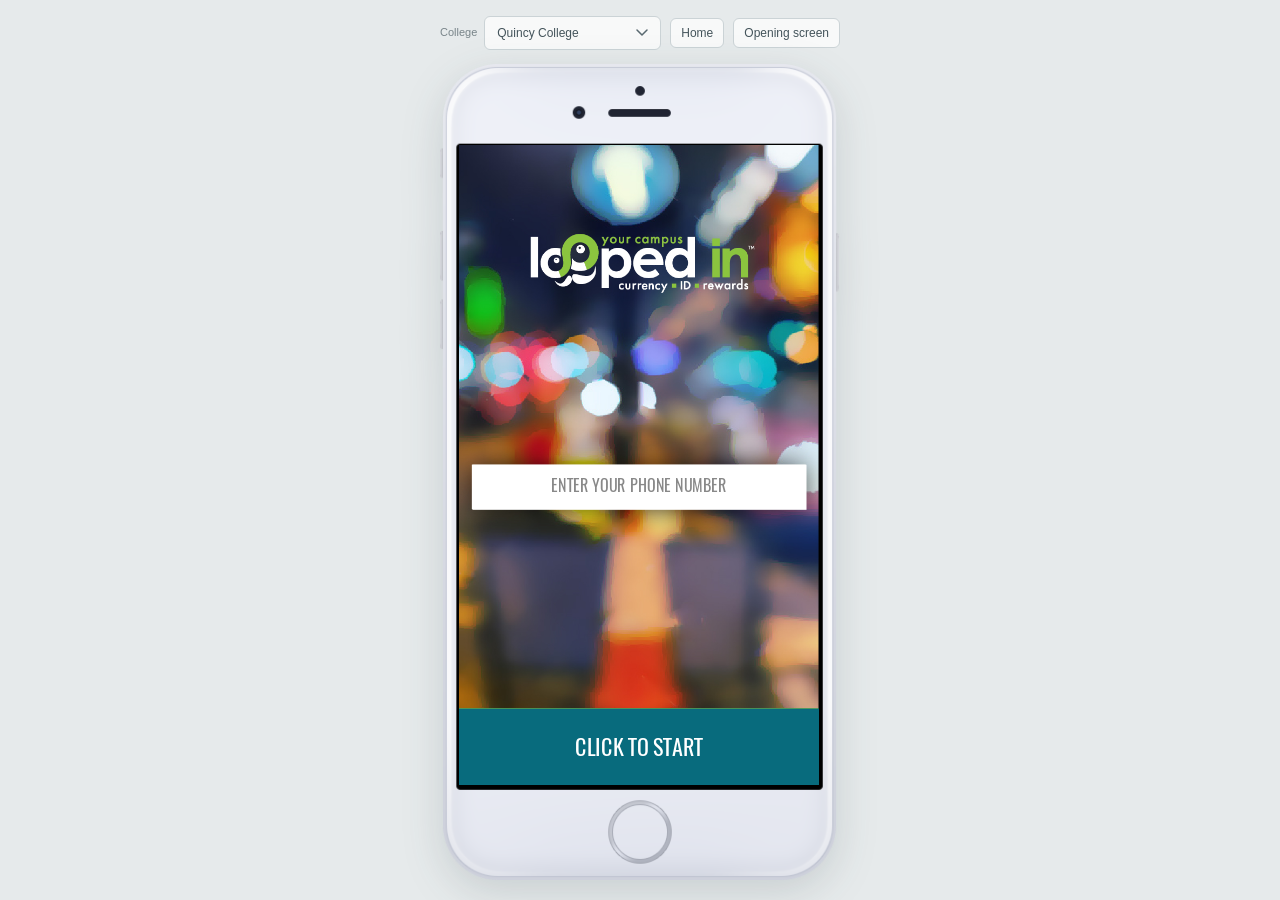
<file: site/index.html>
<!doctype html><html lang="en"><head><meta charset="utf-8"><meta name="viewport" content="width=device-width,initial-scale=1"><meta name="theme-color" content="#087f95"><title>Looped In</title><meta property="og:type" content="website"><meta property="og:title" content="Looped In prototype"><meta property="og:description" content="Interactive campus app prototype."><meta property="og:url" content="https://liza-bam.github.io/looped-in/"><meta property="og:image" content="https://liza-bam.github.io/looped-in/assets/prototype-share.jpg"><meta name="twitter:card" content="summary_large_image"><meta name="twitter:image" content="https://liza-bam.github.io/looped-in/assets/prototype-share.jpg"><link rel="stylesheet" href="assets/icons/styles.css"><link rel="stylesheet" href="app.css"><link rel="stylesheet" href="preview.css?v=20261113-chevron2"><link rel="stylesheet" href="accessibility.css?v=qa27"><link rel="stylesheet" href="polish.css?v=34"><link rel="stylesheet" href="flow-mode.css?v=35"></head><body><nav class="preview-controls" aria-label="Prototype preview"><label>College<select id="preview-college"><option value="QC">Quincy College</option><option value="BU">Boston University</option><option value="GC">Gordon College</option></select></label><label>Skin<select id="preview-skin"><option value="college">College</option><option value="navy">Navy</option><option value="gold">Gold</option><option value="blue">Blue</option><option value="burgundy">Burgundy</option></select></label><label>Layout<select id="preview-layout"><option value="preset">College preset</option><option value="full">Full campus</option></select></label><button id="preview-home">Home</button><button id="preview-start">Opening screen</button></nav><div class="phone"><div class="screen-mask"><div class="screen-content"><div id="app"></div><div id="dialog" role="dialog" aria-modal="true" hidden></div></div></div><button class="hardware-home" aria-label="iPhone home button"></button></div><script src="app.js?v=flow35"></script><script src="fidelity.js?v=38"></script><script src="accessibility.js?v=7"></script><script src="people.js?v=24"></script><script src="store.js?v=25"></script><script src="booklists.js?v=32"></script><script src="source-states.js?v=32"></script><script src="preview.js?v=flow35"></script><script src="motion.js?v=31"></script><script src="qa/runner.js?v=flow35"></script><script src="flow-mode.js?v=35"></script></body></html>
</file>
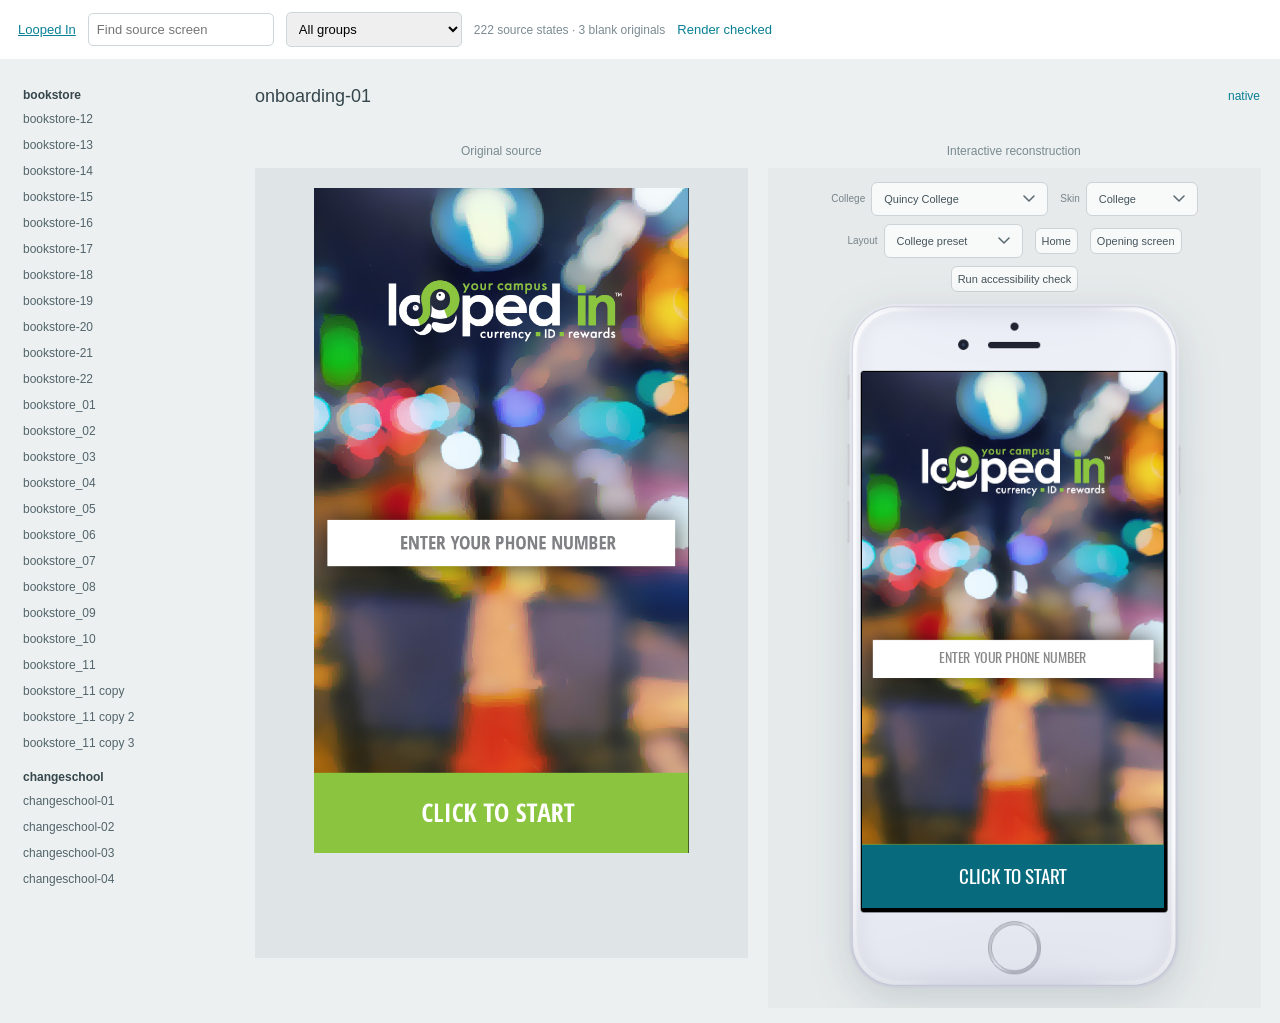
<file: site/audit.html>
<!doctype html><html lang="en"><head><meta charset="utf-8"><meta name="viewport" content="width=device-width,initial-scale=1"><title>Looped In — screen audit</title><style>*{box-sizing:border-box}body{margin:0;color:#35464d;background:#edf0f0;font:13px -apple-system,BlinkMacSystemFont,sans-serif}nav{display:flex;gap:12px;align-items:center;padding:12px 18px;background:white;position:sticky;top:0;z-index:1}nav a{color:#087f95}input,select{font:inherit;border:1px solid #ccd7d9;padding:8px;border-radius:5px}input{max-width:220px}.layout{display:grid;grid-template-columns:235px 1fr}aside{max-height:calc(100svh - 60px);overflow:auto;padding:15px}aside a{display:block;color:#52646c;padding:6px 8px;text-decoration:none;border-radius:4px;font-size:12px}aside a.active{background:#087f95;color:white}aside h3{font-size:12px;margin:14px 8px 4px}.comparison{padding:12px 20px}.heading{display:flex;justify-content:space-between;gap:14px;align-items:center}.heading h1{font-size:18px;font-weight:500}.panes{display:grid;grid-template-columns:1fr 1fr;gap:20px;align-items:start}.pane h2{font-size:12px;color:#788a91;font-weight:400;text-align:center}.source{height:790px;overflow:auto;background:#dfe5e7;text-align:center;padding:20px}.source img{display:block;width:375px;max-width:100%;height:auto;margin:auto}iframe{width:100%;height:840px;border:0}.notes{font-size:12px;color:#73868d;max-width:800px}.kind{color:#087f95;font-size:12px}.summary{font-size:12px;color:#7b8b92}#status{color:#087f95}@media(max-width:1000px){.layout{grid-template-columns:180px 1fr}.panes{grid-template-columns:1fr}.source{height:auto;max-height:700px}}@media(max-width:550px){.layout{display:block}aside{max-height:180px}.comparison{padding:12px}nav{flex-wrap:wrap}}</style></head><body><nav><a href="index.html">Looped In</a><input id="q" type="search" aria-label="Find source screen" placeholder="Find source screen"><select id="group" aria-label="Screen group"><option value="">All groups</option></select><span class="summary" id="summary"></span><span id="status"></span></nav><div class="layout"><aside></aside><section class="comparison"><div class="heading"><h1 id="title"></h1><span class="kind" id="kind"></span></div><p class="notes" id="notes"></p><div class="panes"><div class="pane"><h2>Original source</h2><div class="source"><img id="original" alt=""></div></div><div class="pane"><h2>Interactive reconstruction</h2><iframe title="Interactive prototype" id="live"></iframe></div></div></section></div><script>
let specs={},results={};fetch('screen-audit.json').then(r=>r.json()).then(d=>{specs=d;for(const g of new Set(Object.values(d).map(s=>s.group))){const o=document.createElement('option');o.value=g;o.textContent=g;document.querySelector('#group').append(o)}document.querySelector('#summary').textContent=Object.keys(d).length+' source states · '+Object.values(d).filter(s=>s.kind==='blank-source').length+' blank originals';render();select(decodeURIComponent(location.hash.slice(1))||'onboarding-01')});fetch('audit-results.json').then(r=>r.ok?r.json():[]).then(d=>{results=Object.fromEntries(d.map(r=>[r.id,r]));if(location.hash)select(decodeURIComponent(location.hash.slice(1)))}).catch(()=>{});function render(){const aside=document.querySelector('aside'),q=document.querySelector('#q').value.toLowerCase(),g=document.querySelector('#group').value;aside.replaceChildren();let last='';for(const [id,s] of Object.entries(specs).filter(([id,s])=>(!g||s.group===g)&&id.toLowerCase().includes(q))){if(s.group!==last){const h=document.createElement('h3');h.textContent=s.group;aside.append(h);last=s.group}const a=document.createElement('a');a.href='#'+encodeURIComponent(id);a.textContent=id;a.dataset.id=id;aside.append(a)}}function select(id){const s=specs[id];if(!s)return;document.querySelector('#title').textContent=id;document.querySelector('#kind').textContent=s.kind;document.querySelector('#notes').textContent=s.notes.join(' ');document.querySelector('#original').src=s.source;document.querySelector('#original').alt=id;document.querySelector('#live').src='index.html?audit=1#audit/'+encodeURIComponent(id);document.querySelectorAll('aside a').forEach(a=>a.classList.toggle('active',a.dataset.id===id));const r=results[id];document.querySelector('#status').textContent=r?(r.pass?'Render checked':'Needs review'):''}window.onhashchange=()=>select(decodeURIComponent(location.hash.slice(1)));document.querySelector('#q').oninput=render;document.querySelector('#group').onchange=render;
</script></body></html>
</file>
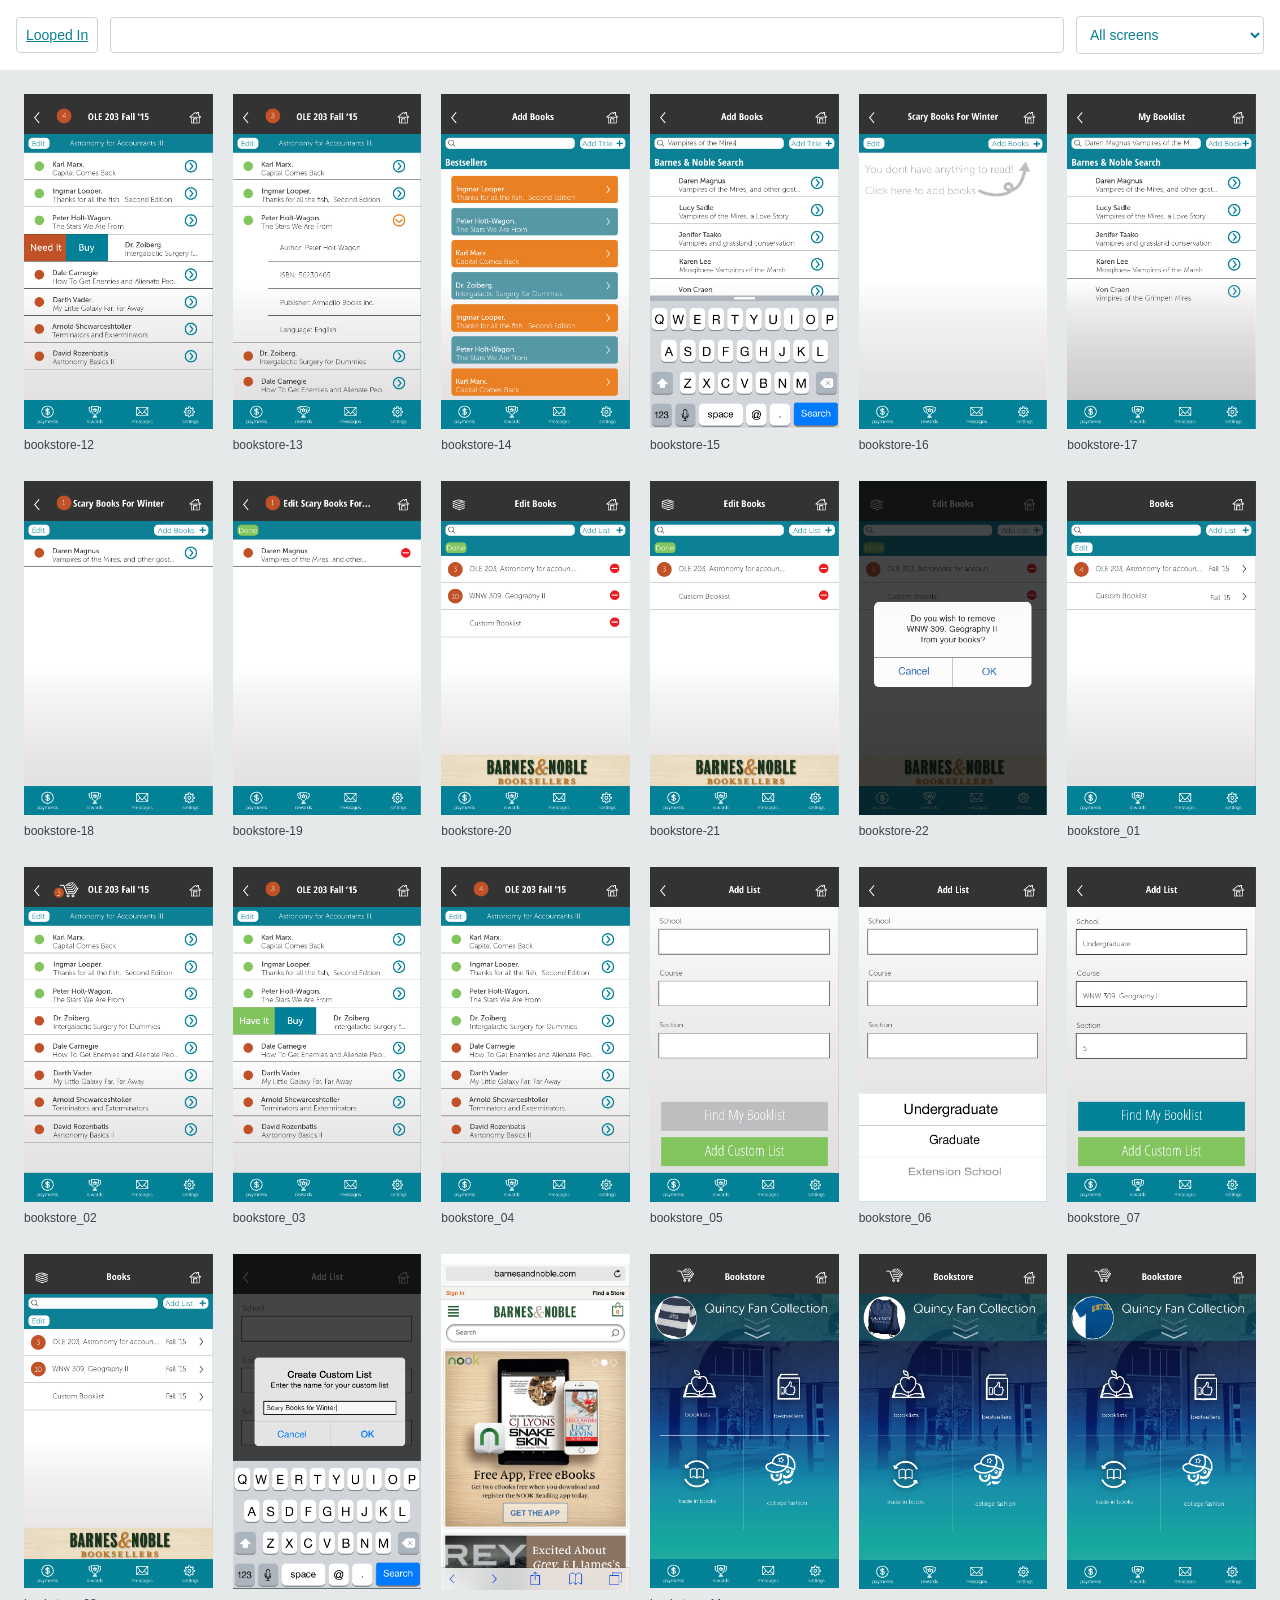
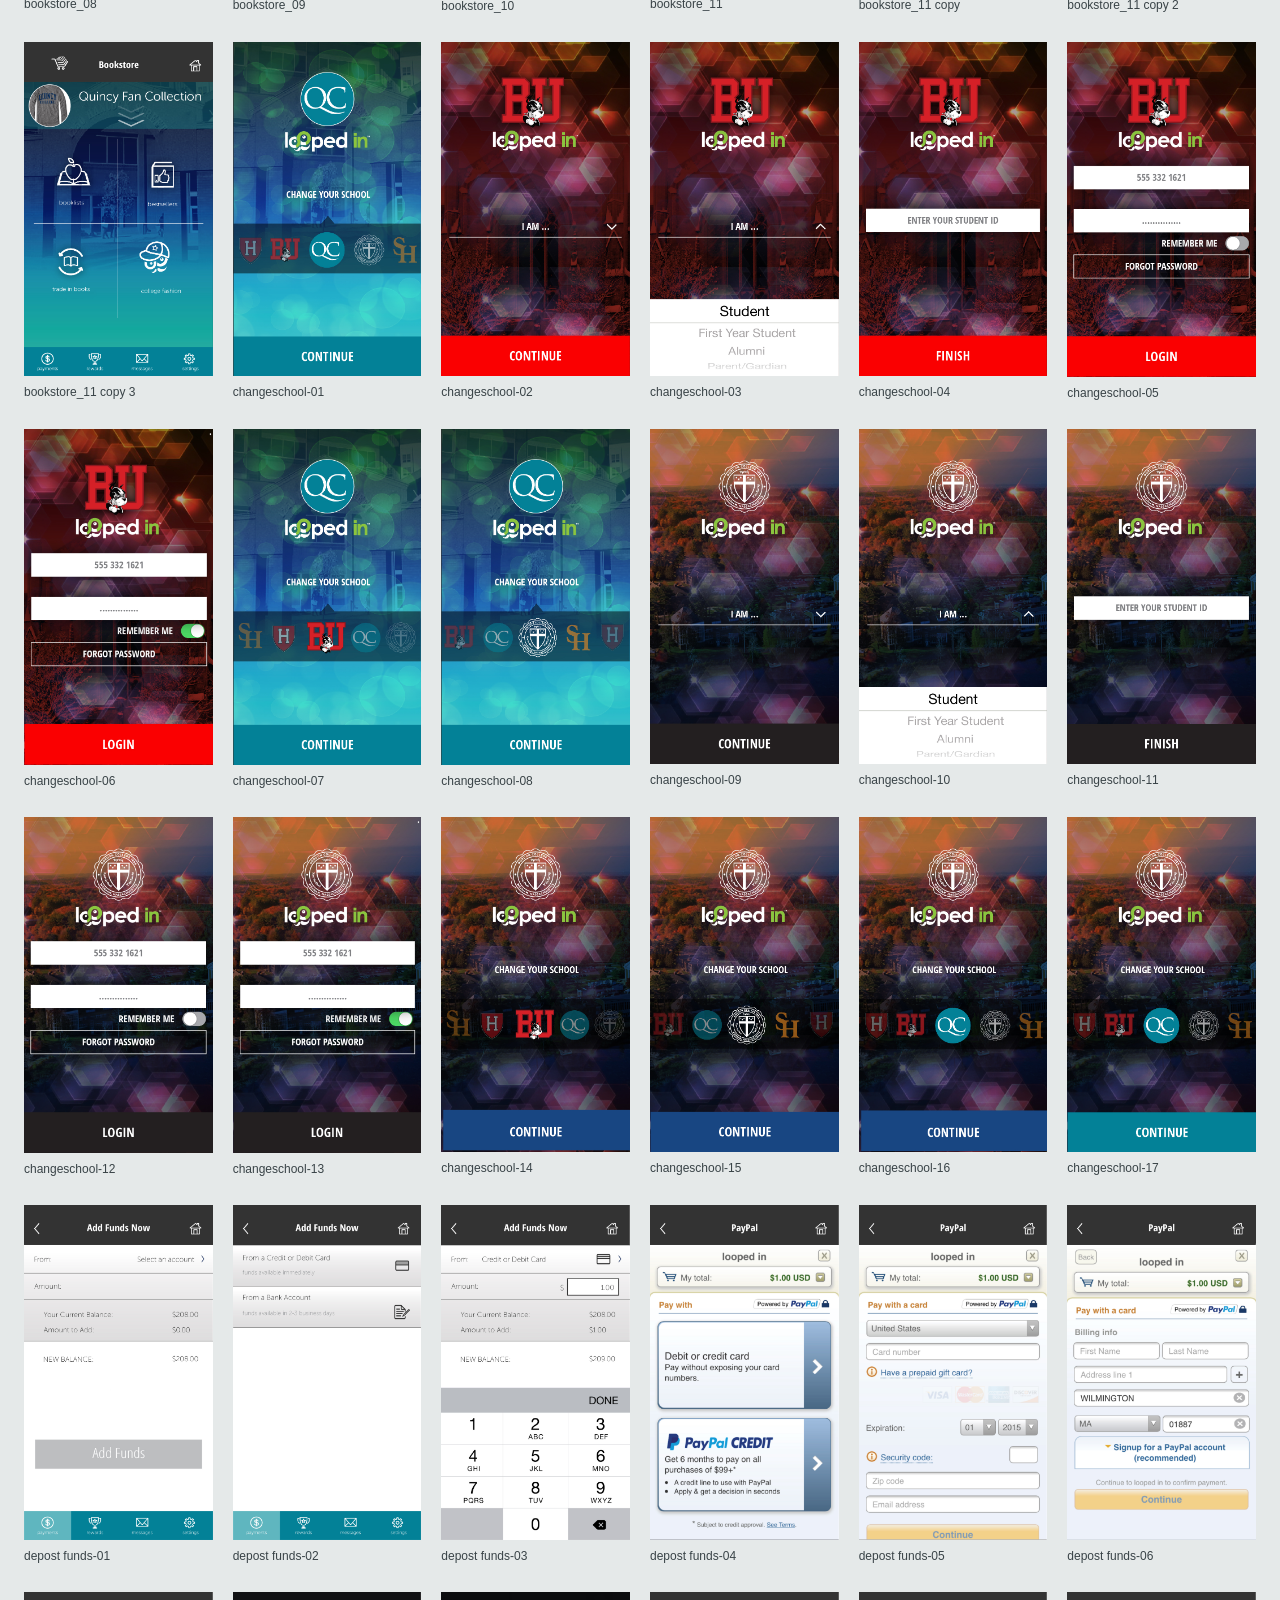
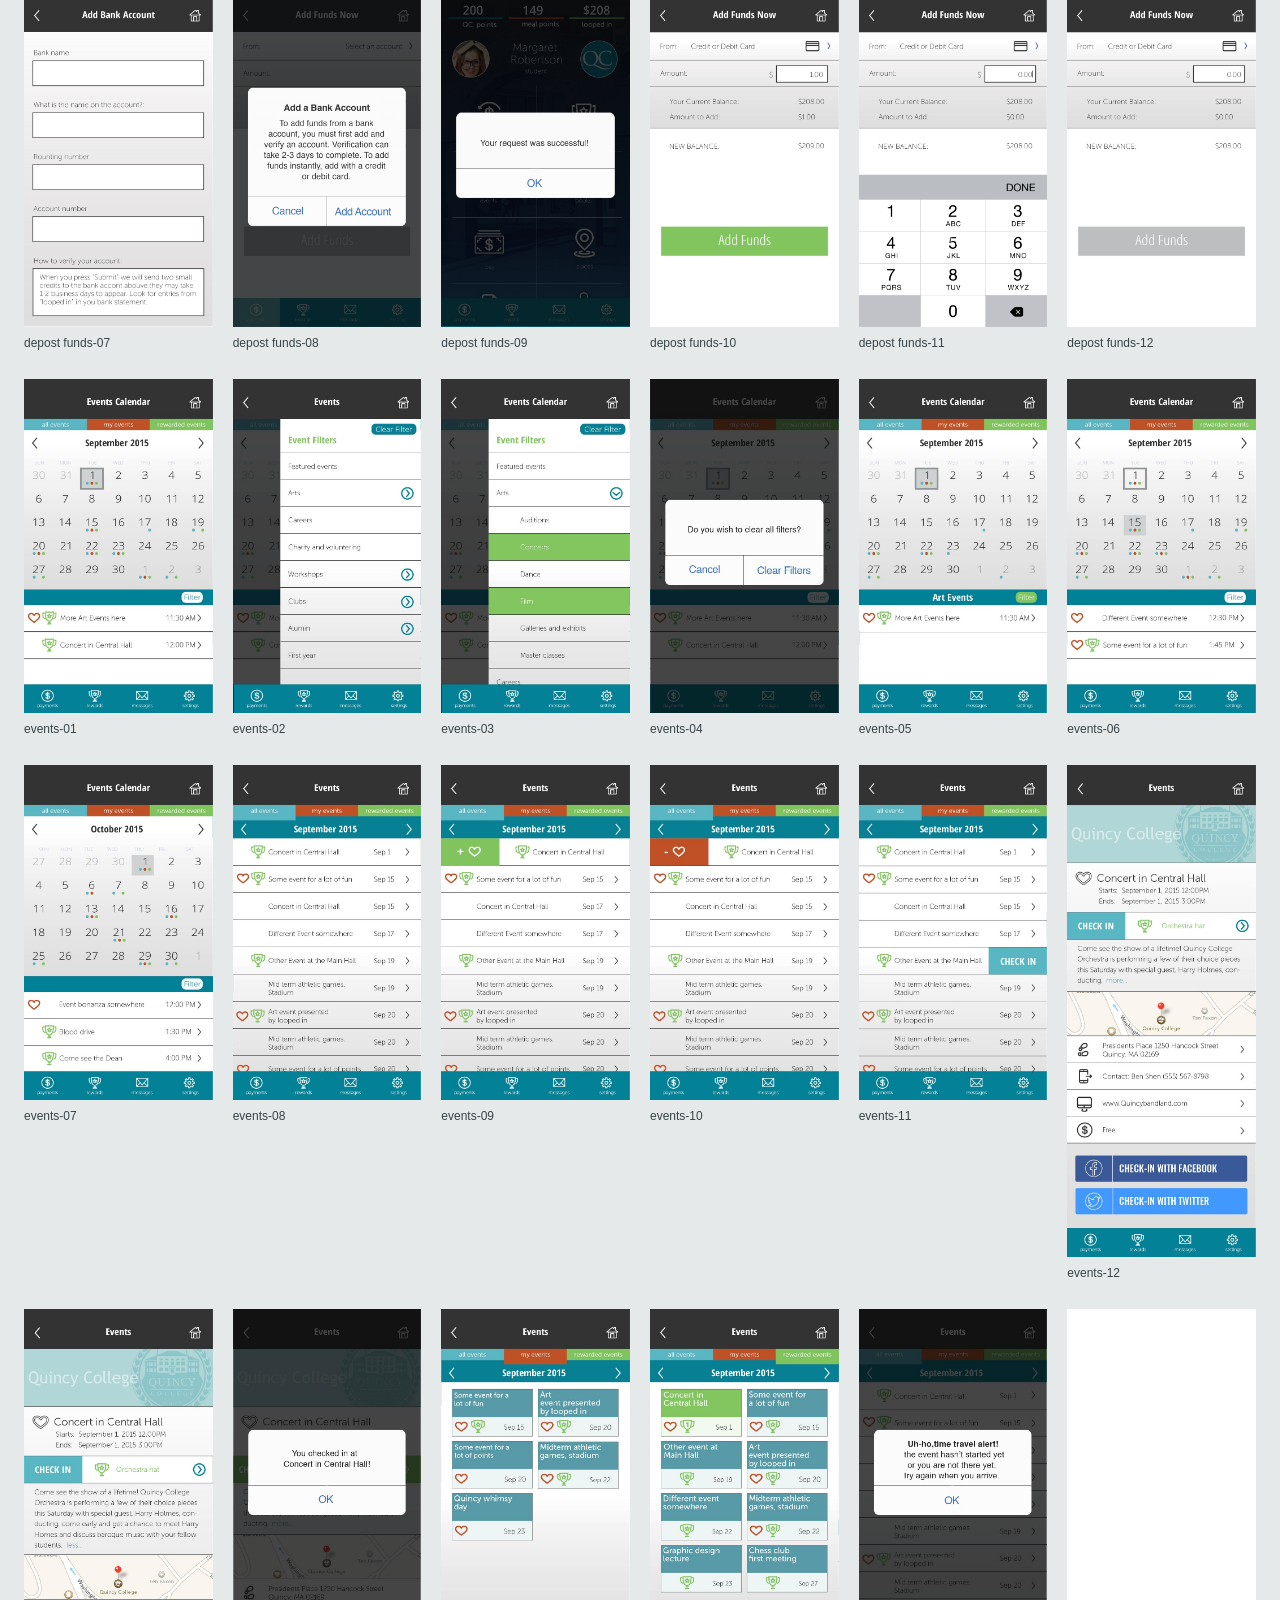
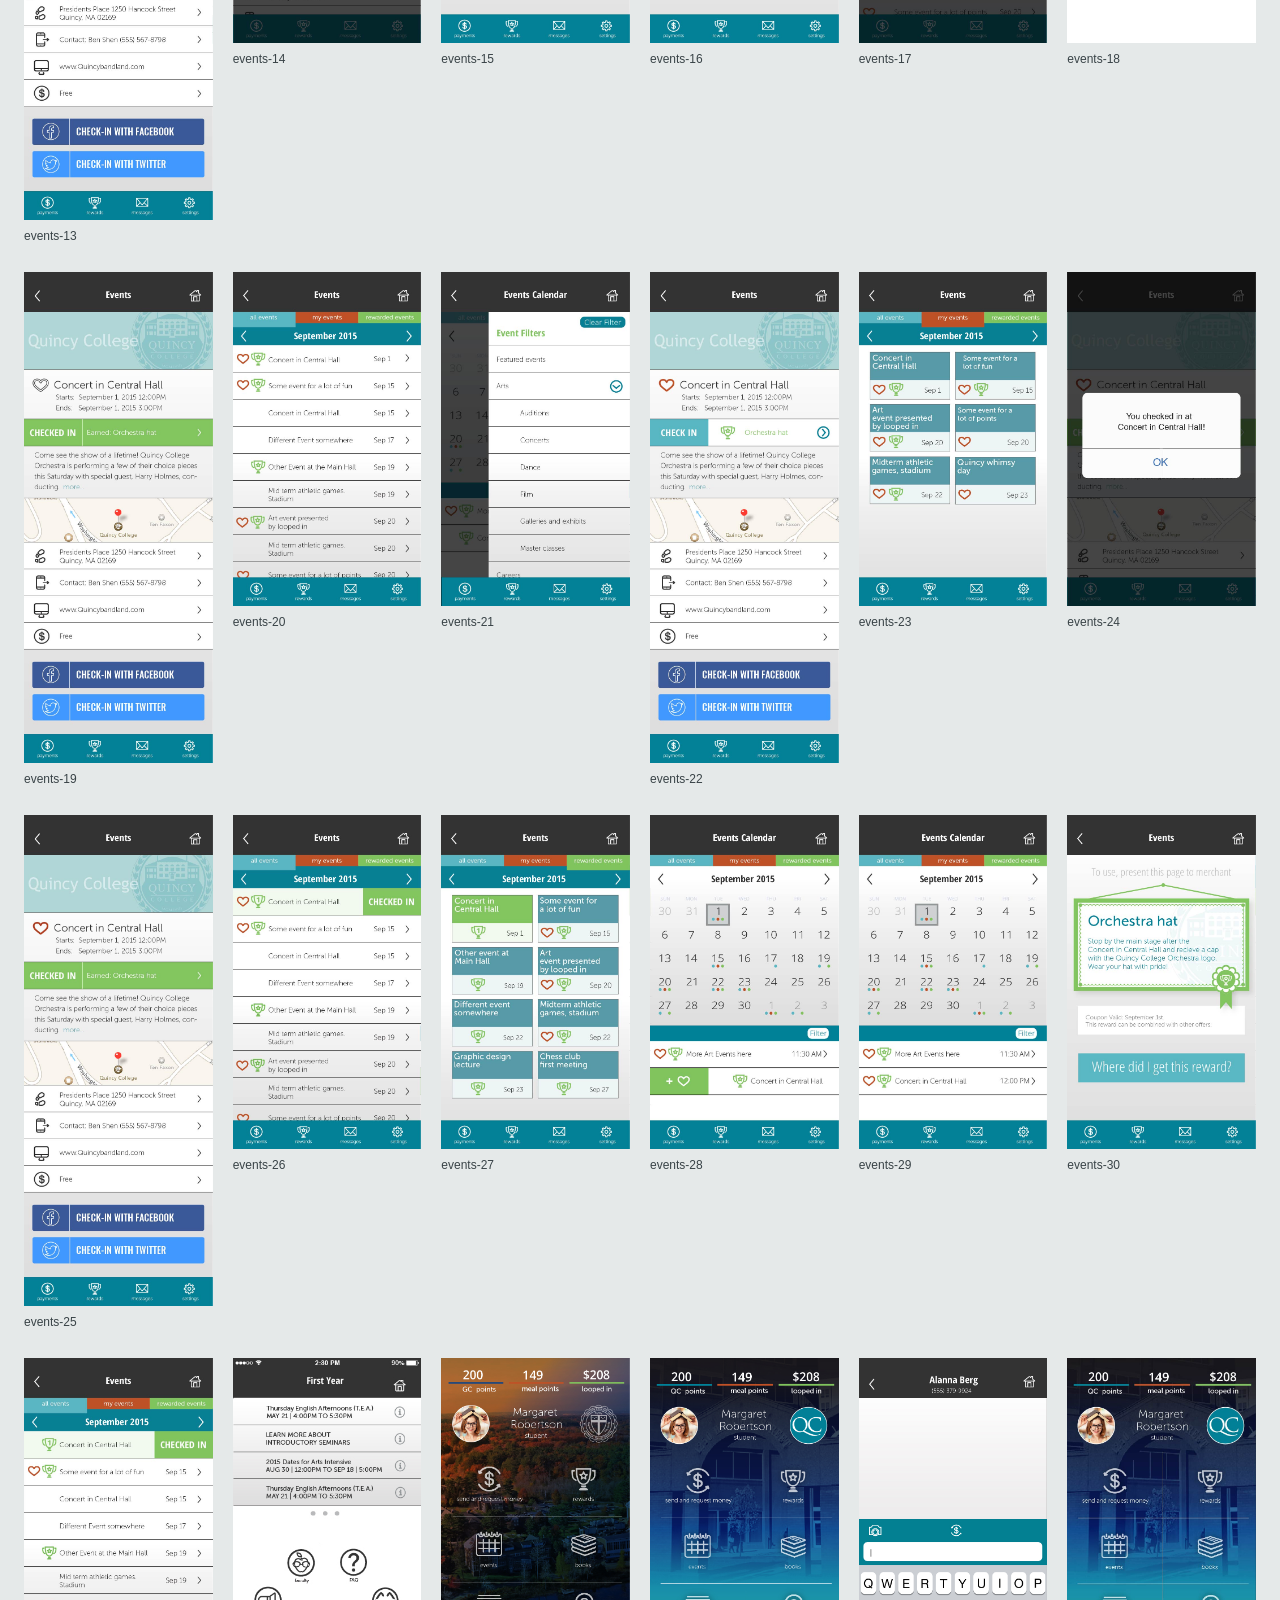
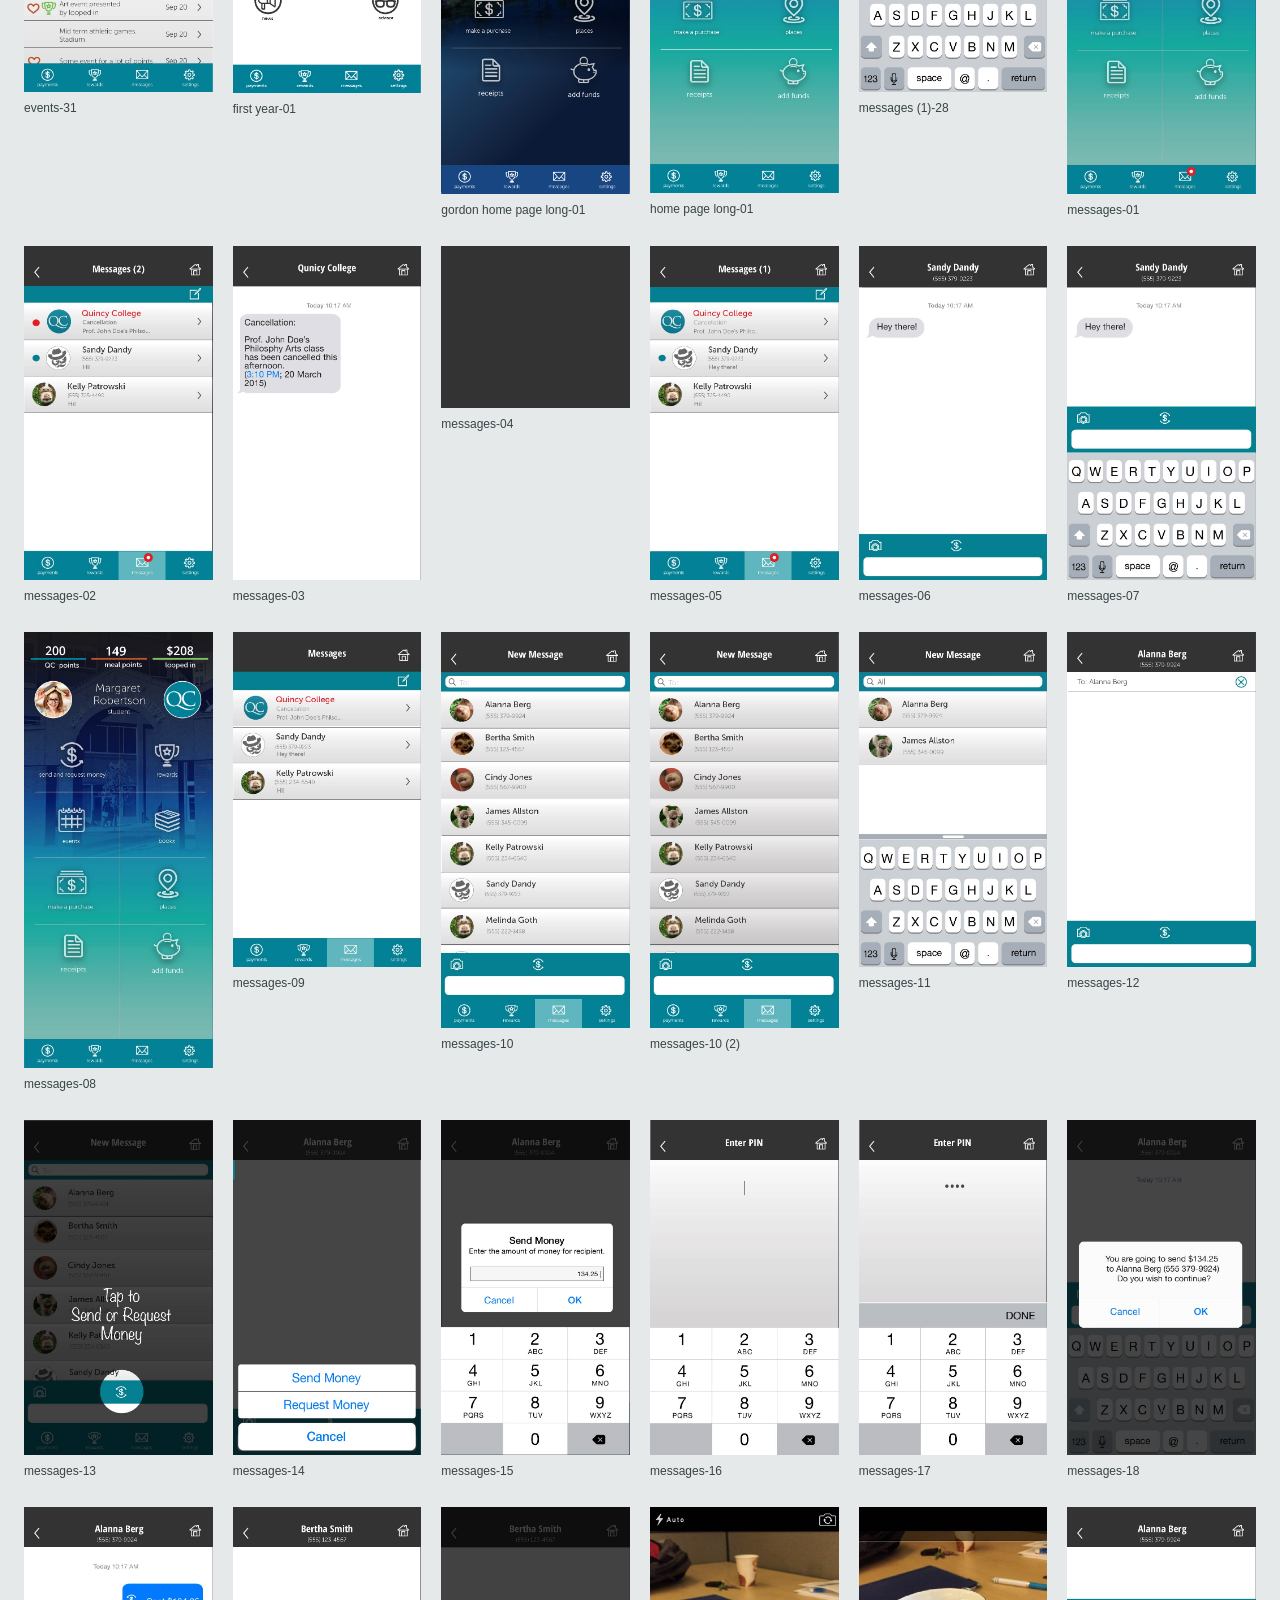
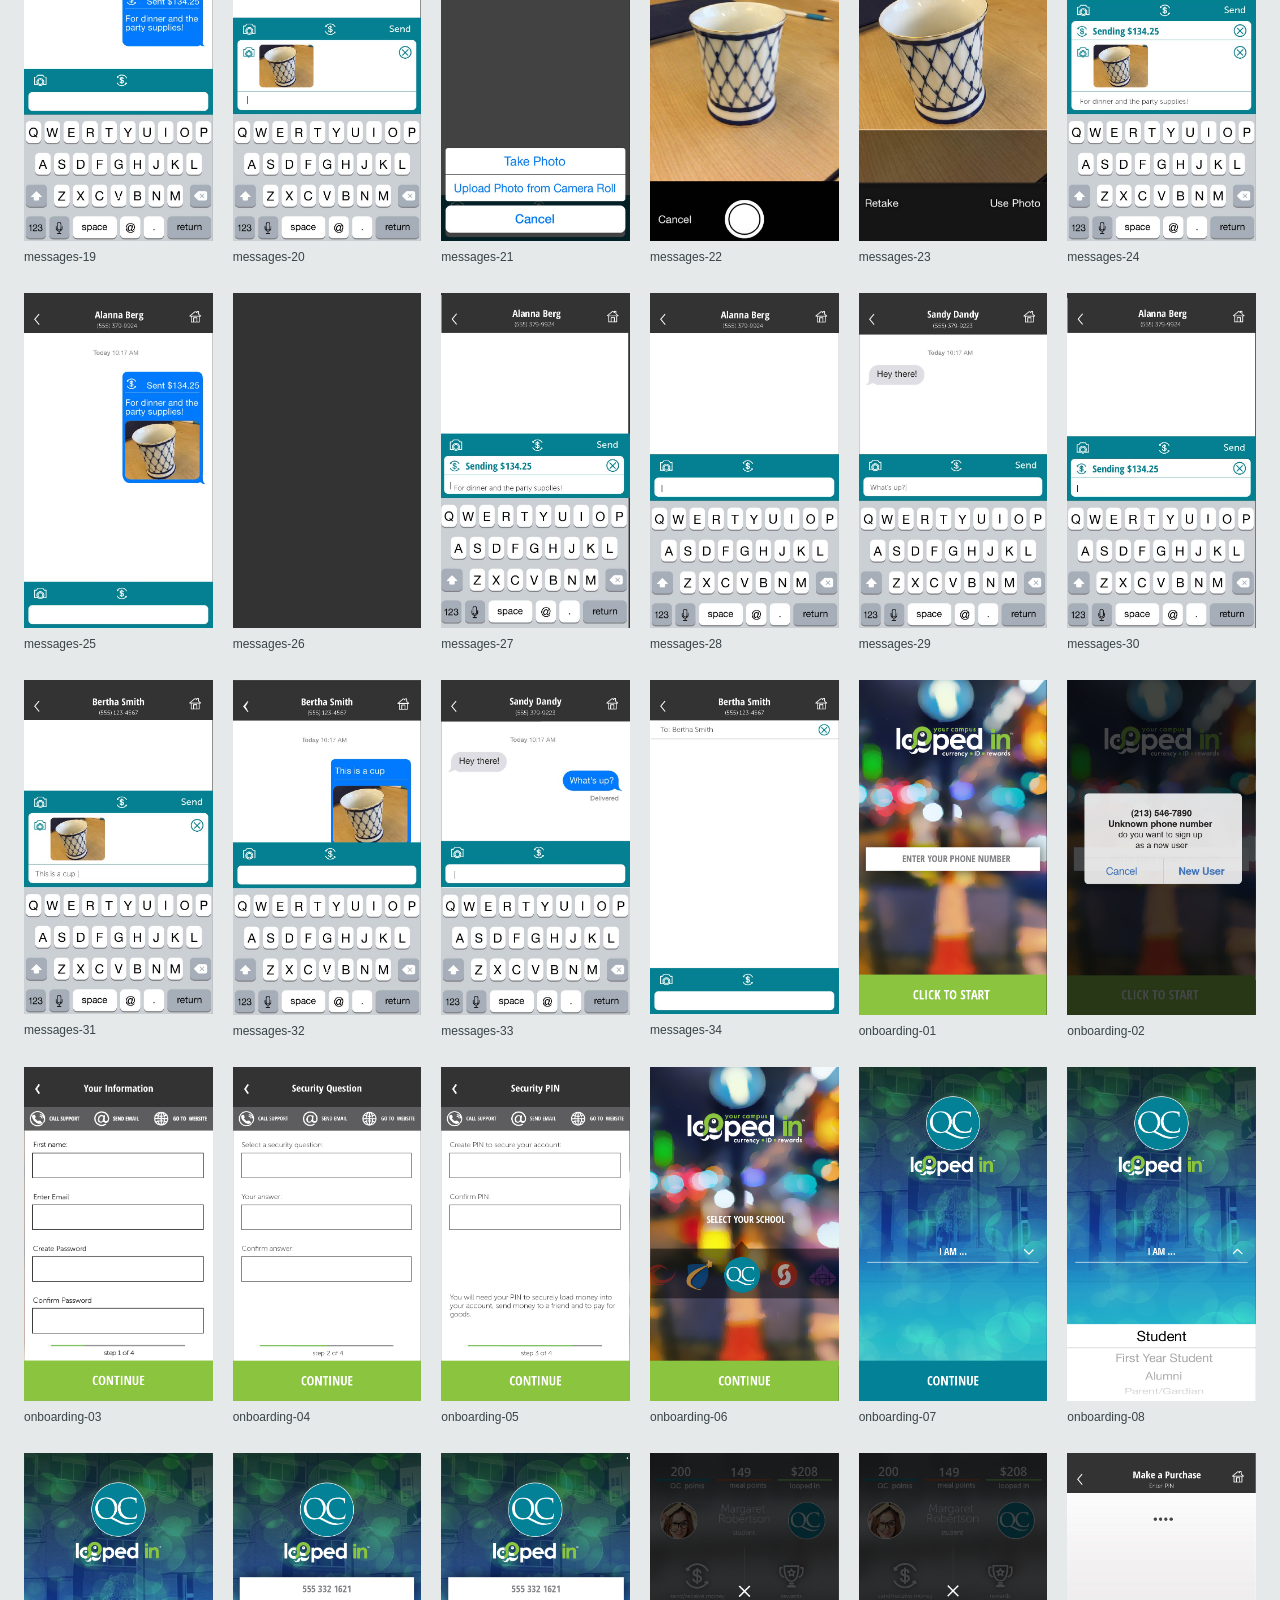
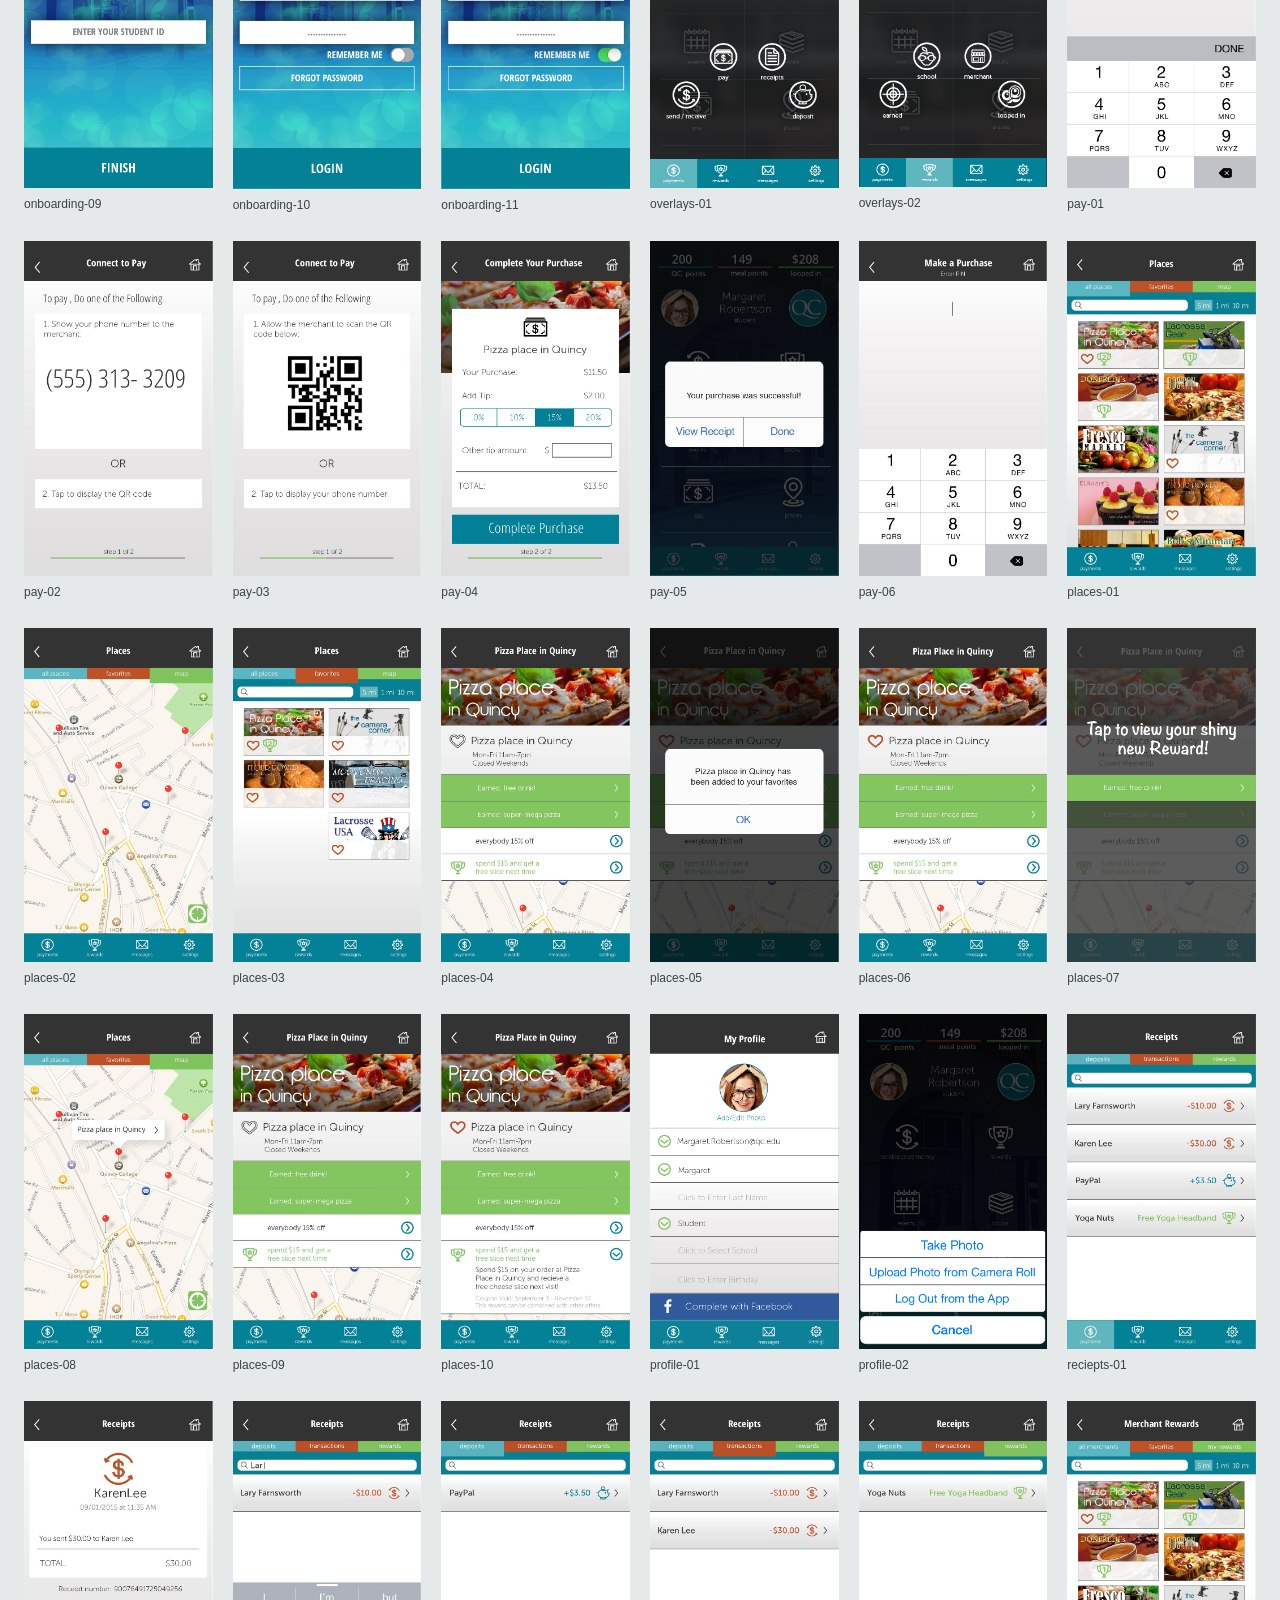
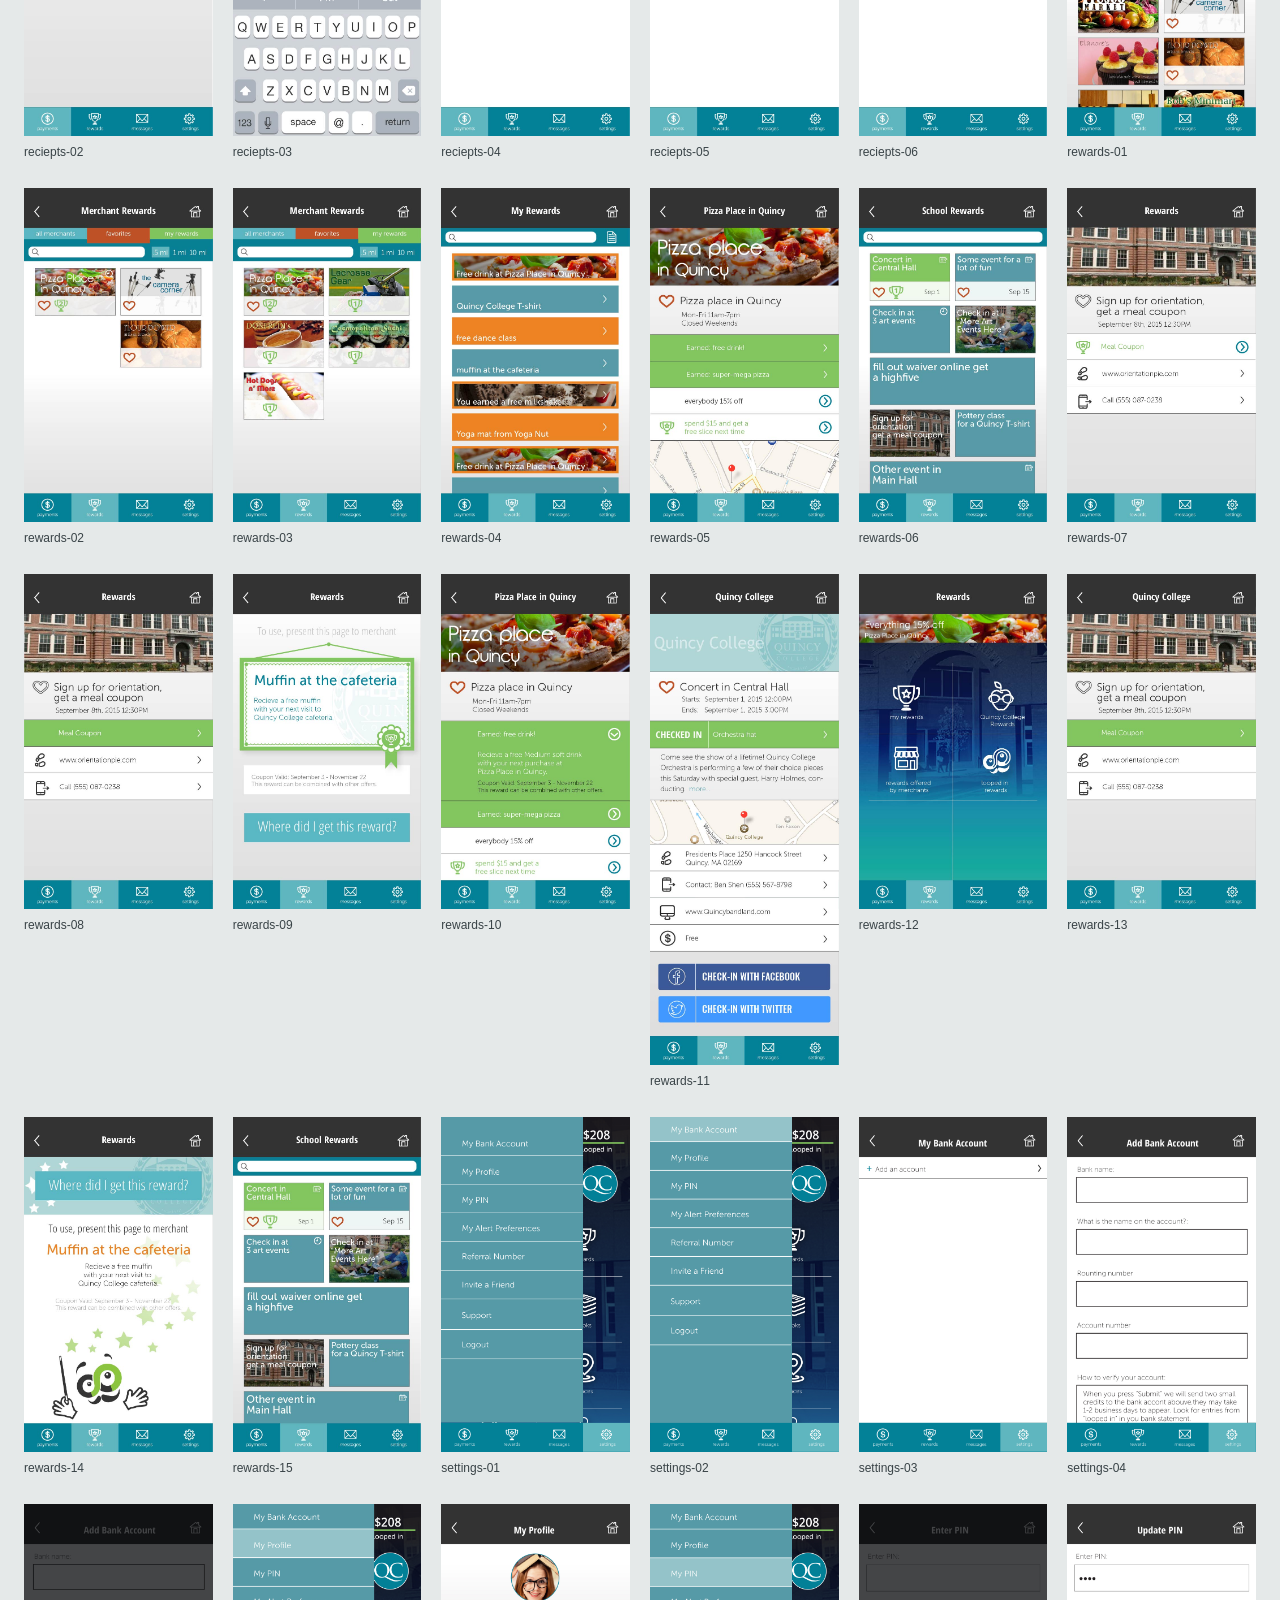
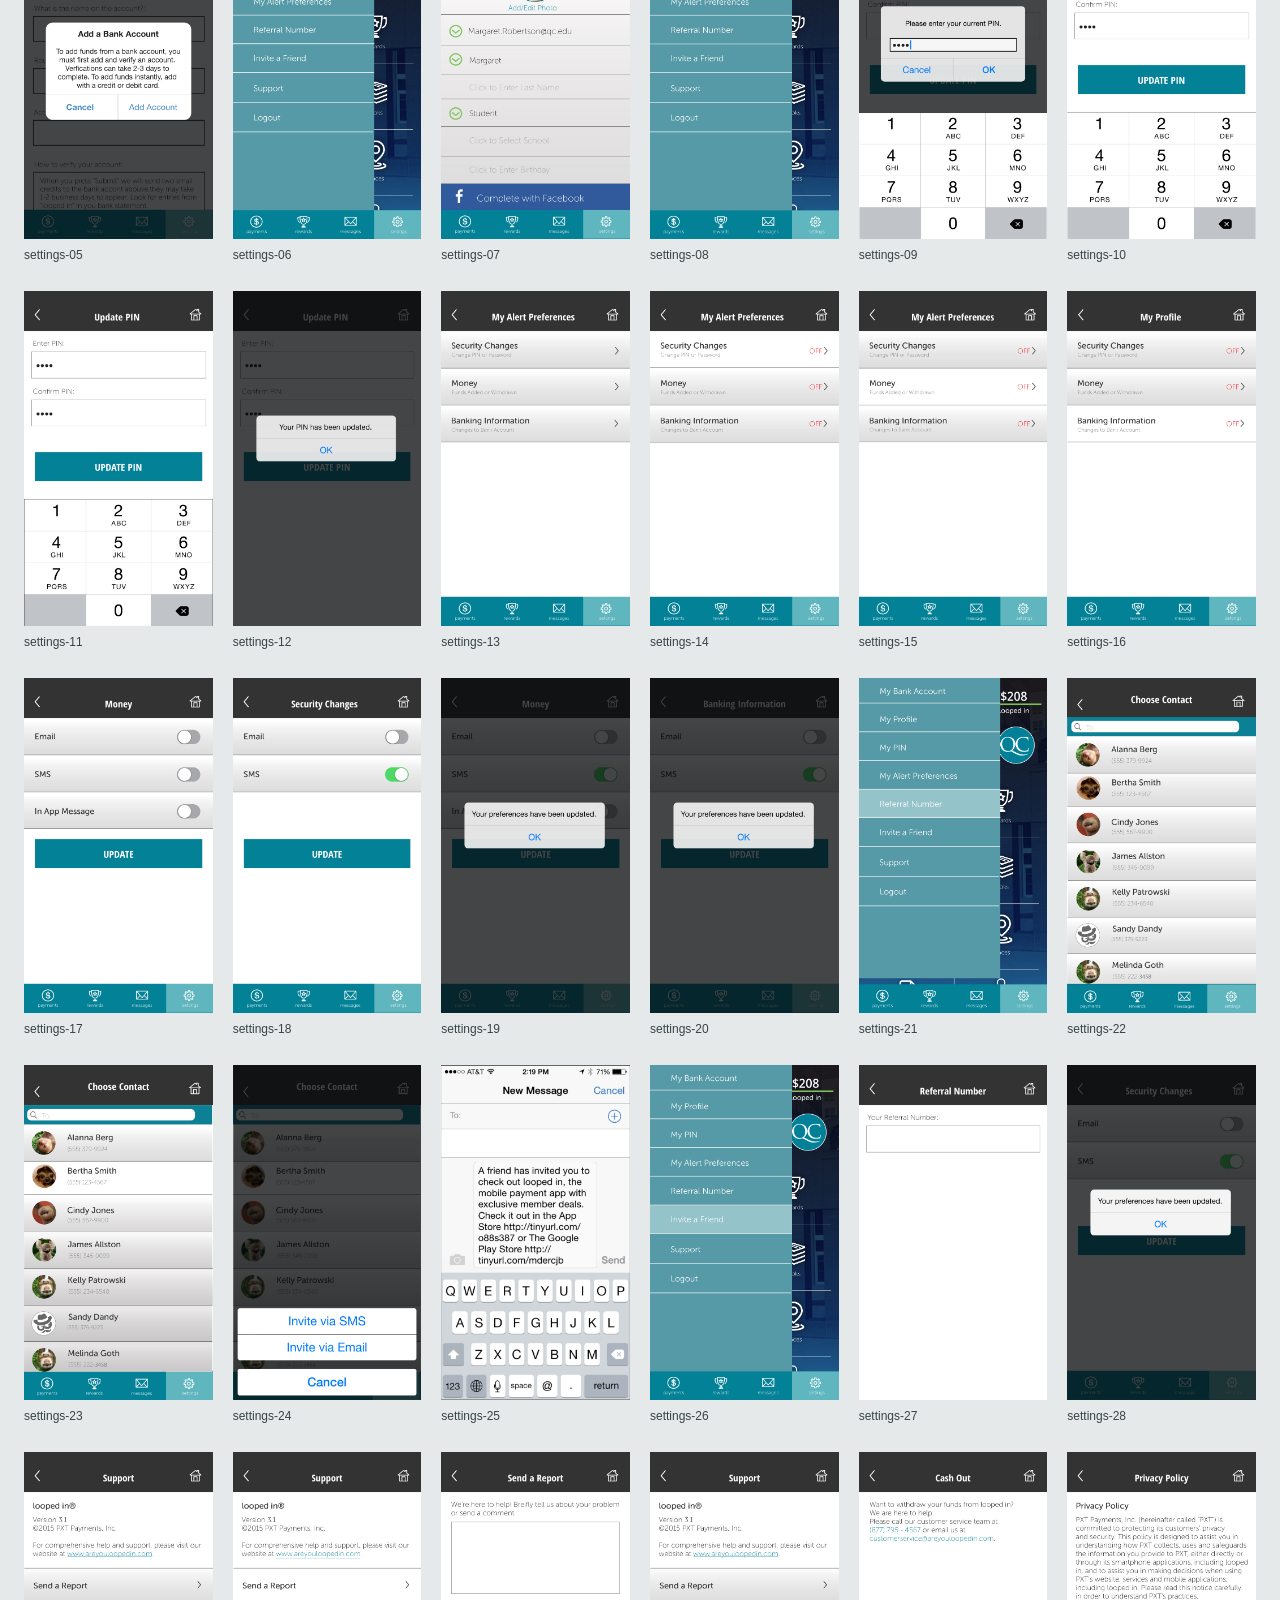
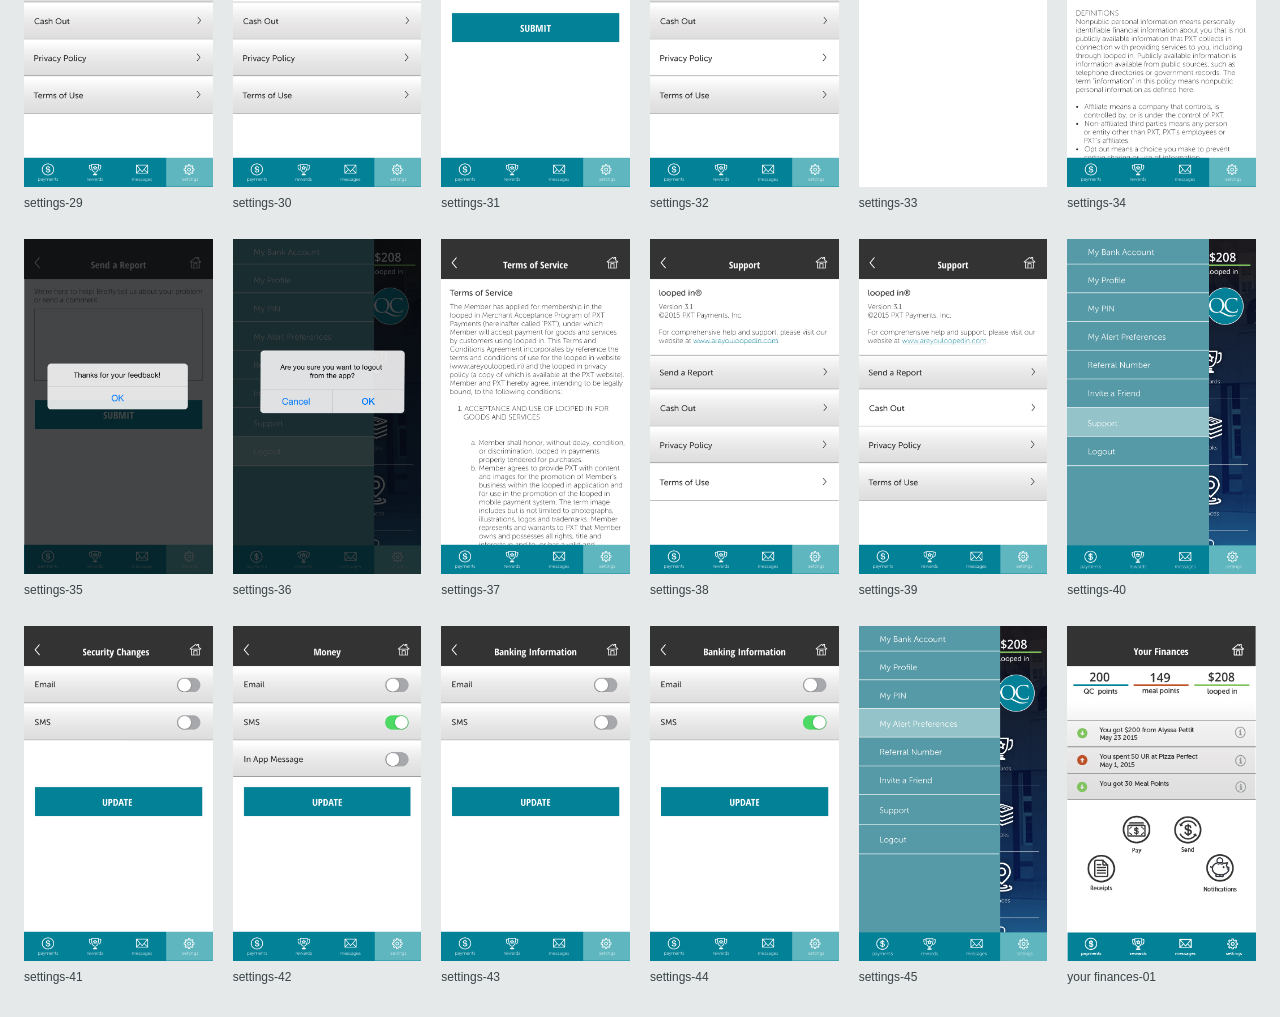
<file: site/reference.html>
<!doctype html><html lang="en"><head><meta charset="utf-8"><meta name="viewport" content="width=device-width,initial-scale=1"><title>Looped In — original screens</title><style>*{box-sizing:border-box}body{margin:0;background:#e5e9e9;font:14px Arial;color:#394347}nav{background:white;padding:16px;display:flex;gap:12px;align-items:center;position:sticky;top:0;z-index:1}input,select,button,a{font:inherit;padding:9px;border:1px solid #cbd5d8;border-radius:4px;background:white;color:#087f95}input{flex:1}main{display:grid;grid-template-columns:repeat(auto-fill,minmax(170px,1fr));gap:20px;padding:24px}figure{margin:0}figure img{width:100%;display:block;cursor:zoom-in}figcaption{padding:9px 0;font-size:12px}dialog{border:0;background:#e5e9e9;padding:12px;max-width:96vw;max-height:96vh}dialog img{display:block;max-width:90vw;max-height:86vh}dialog button{display:block;margin:10px auto 0;cursor:pointer}</style></head><body><nav><a href="index.html">Looped In</a><input id="q" type="search" aria-label="Find original screen"><select id="group" aria-label="Screen group"><option value="">All screens</option></select></nav><main></main><dialog><img alt=""><button>Close</button></dialog><script>let all=[];fetch('screens.json').then(r=>r.json()).then(d=>{all=d;for(const g of new Set(d.map(s=>s.group))){const o=document.createElement('option');o.value=g;o.textContent=g;document.querySelector('select').append(o)}render()});function render(){const q=document.querySelector('input').value.toLowerCase(),g=document.querySelector('select').value,m=document.querySelector('main');m.replaceChildren();for(const s of all.filter(s=>(!g||s.group===g)&&s.title.toLowerCase().includes(q))){const f=document.createElement('figure'),i=document.createElement('img'),c=document.createElement('figcaption');i.src=s.file;i.alt=s.title;i.loading='lazy';i.onclick=()=>{const d=document.querySelector('dialog');d.querySelector('img').src=s.file;d.querySelector('img').alt=s.title;d.showModal()};c.textContent=s.title;f.append(i,c);m.append(f)}}document.querySelector('input').oninput=render;document.querySelector('select').onchange=render;document.querySelector('dialog button').onclick=()=>document.querySelector('dialog').close();</script></body></html>
</file>
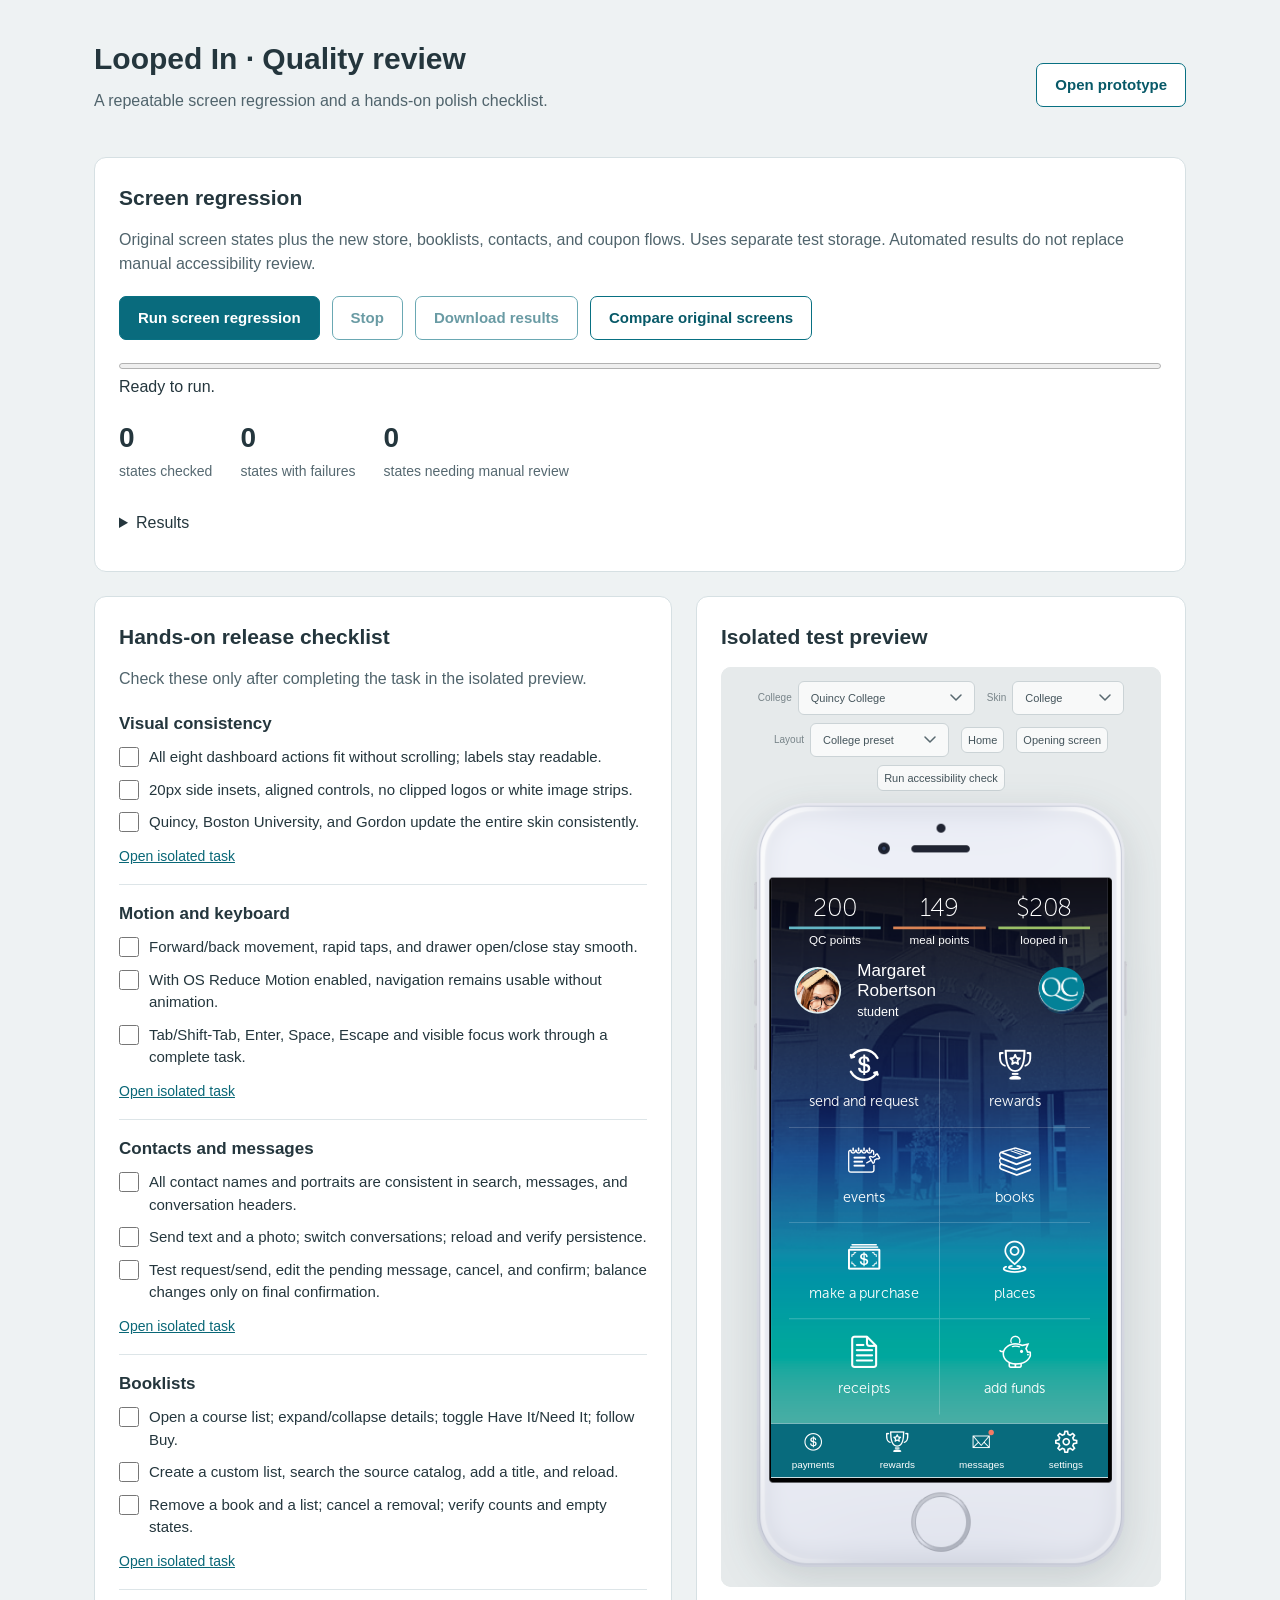
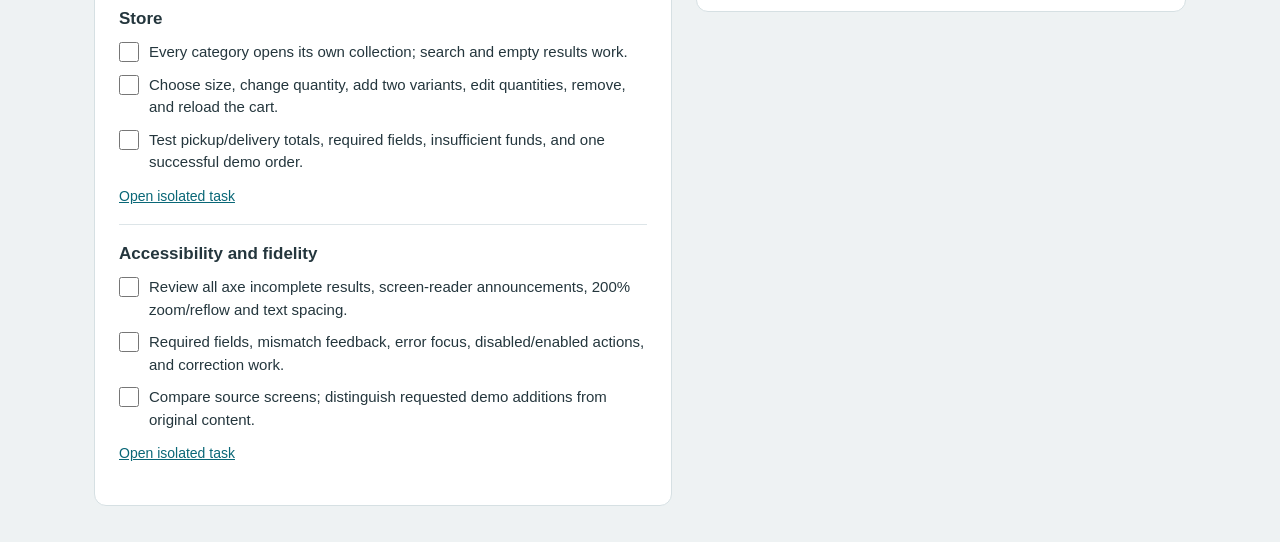
<file: site/testing.html>
<!doctype html><html lang="en"><head><meta charset="utf-8"><meta name="viewport" content="width=device-width,initial-scale=1"><title>Looped In · Quality review</title><style>
*{box-sizing:border-box}body{margin:0;background:#eef2f3;color:#24363d;font:16px/1.5 -apple-system,BlinkMacSystemFont,'Helvetica Neue',Arial,sans-serif}main{max-width:1140px;margin:auto;padding:36px 24px}header{display:flex;align-items:center;justify-content:space-between;gap:20px}h1{font-size:30px;margin:0}h2{font-size:21px;margin:0 0 14px}p{margin:8px 0 20px;color:#50646c}a{color:#096777}button,.button{display:inline-flex;align-items:center;justify-content:center;min-height:44px;padding:10px 18px;border:1px solid #087082;border-radius:7px;background:#fff;color:#075968;font:600 15px -apple-system,sans-serif;text-decoration:none;cursor:pointer}button.primary{background:#096b7d;color:white}button:disabled{opacity:.6;cursor:default}:focus-visible{outline:3px solid #17697c;outline-offset:3px}.panel{padding:24px;background:white;border:1px solid #d6e0e3;border-radius:12px;margin-top:24px}.actions{display:flex;gap:12px;flex-wrap:wrap}progress{width:100%;height:12px;accent-color:#087082;margin-top:20px}.stats{display:flex;gap:28px;flex-wrap:wrap;margin-top:18px}.stats strong{font-size:28px;display:block}.stats span{font-size:14px;color:#566971}.layout{display:grid;grid-template-columns:1fr 490px;gap:24px;align-items:start}.tests{display:grid;gap:16px}.test-group{border-bottom:1px solid #dde5e8;padding-bottom:16px}.test-group:last-child{border:0}.test-group h3{margin:0 0 8px;font-size:17px}.test-group label{display:flex;gap:10px;align-items:flex-start;margin:10px 0;font-size:15px}.test-group input{width:20px;height:20px;flex-shrink:0;accent-color:#096b7d;margin:1px 0 0}.test-group a{display:inline-block;font-size:14px}iframe{width:100%;height:920px;border:0;display:block;background:#e6eaeb;border-radius:10px}.result-item{padding:12px 0;border-bottom:1px solid #dde5e8;font-size:14px}.pass{color:#2d6521}.fail{color:#a12539}details{margin-top:20px}summary{cursor:pointer;min-height:44px;padding:8px 0}code{font-size:13px}#machine-results{display:none}@media(max-width:950px){.layout{grid-template-columns:1fr}iframe{height:850px}header{align-items:flex-start;flex-direction:column}}@media(prefers-reduced-motion:reduce){*{scroll-behavior:auto}}
</style></head><body><main><header><div><h1>Looped In · Quality review</h1><p>A repeatable screen regression and a hands-on polish checklist.</p></div><a class="button" href="index.html?v=qa31#home" target="_blank">Open prototype</a></header><section class="panel"><h2>Screen regression</h2><p>Original screen states plus the new store, booklists, contacts, and coupon flows. Uses separate test storage. Automated results do not replace manual accessibility review.</p><div class="actions"><button id="start" class="primary">Run screen regression</button><button id="stop" disabled>Stop</button><button id="download" disabled>Download results</button><a class="button" href="audit.html" target="_blank">Compare original screens</a></div><progress id="progress" value="0" max="1" aria-label="Regression progress"></progress><div role="status" id="status">Ready to run.</div><div class="stats"><div><strong id="tested">0</strong><span>states checked</span></div><div><strong id="failed">0</strong><span>states with failures</span></div><div><strong id="manual">0</strong><span>states needing manual review</span></div></div><details><summary>Results</summary><div id="results"></div></details></section><div class="layout"><section class="panel"><h2>Hands-on release checklist</h2><p>Check these only after completing the task in the isolated preview.</p><div id="manual-checklist" class="tests"></div></section><section class="panel"><h2>Isolated test preview</h2><iframe id="preview" title="Isolated Looped In testing preview" src="index.html?audit=1&qa=1&v=qa31#home"></iframe></section></div><pre id="machine-results"></pre></main><script src="qa/suite.js?v=31"></script></body></html>
</file>
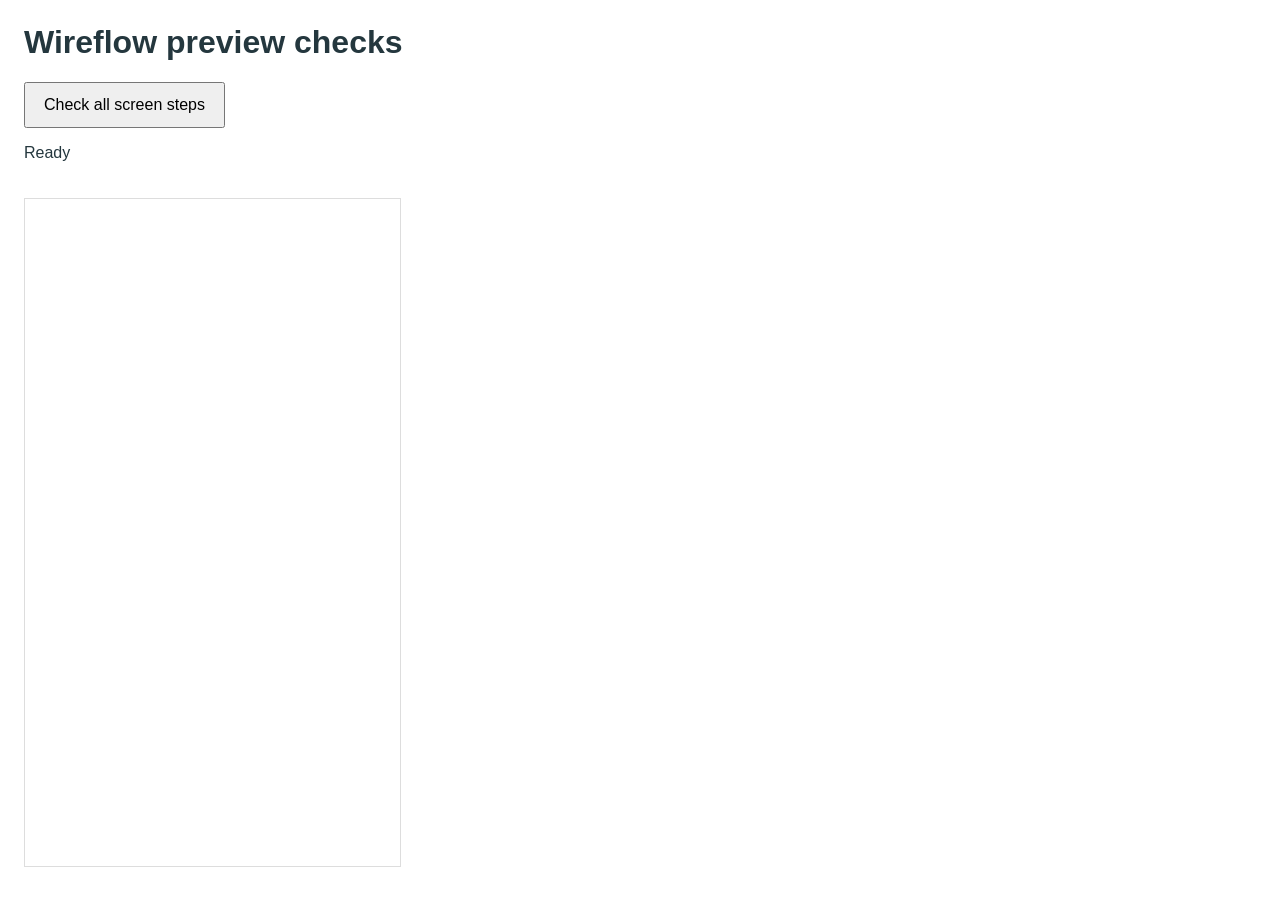
<file: site/wireflows-check.html>
<!doctype html><html lang="en"><meta charset="utf-8"><title>Wireflow preview checks</title><style>body{font:16px -apple-system,sans-serif;margin:24px;color:#24373e}button{padding:12px 18px;font-size:16px}iframe{width:375px;height:667px;border:1px solid #ddd;margin-top:20px}pre{white-space:pre-wrap;font-size:13px}</style><h1>Wireflow preview checks</h1><button id="run">Check all screen steps</button><p id="status" role="status">Ready</p><iframe id="preview" title="Screen under test"></iframe><pre id="results"></pre><script src="wireflows-data.js?v=35"></script><script>
const nodes=[];wireflows.forEach(f=>{const visit=n=>{nodes.push({flow:f.id,...n});n.children.forEach(visit);};visit(f.root);});
const until=(fn,timeout=6000)=>new Promise((resolve,reject)=>{const start=Date.now();function check(){try{if(fn())return resolve();}catch{}if(Date.now()-start>timeout)return reject(new Error('Preview did not become ready'));setTimeout(check,30);}check();});
document.getElementById('run').onclick=async()=>{const button=document.getElementById('run'),frame=document.getElementById('preview'),results=[];button.disabled=true;for(const n of nodes){document.getElementById('status').textContent=results.length+' / '+nodes.length+' · '+n.title;const fixture=n.fixture||'wire',query=new URLSearchParams({flow:fixture,audit:'1',embed:'1',v:'check37',step:n.id}),hash=n.source?'audit/'+encodeURIComponent(n.source):n.route;const previousDocument=frame.contentDocument;frame.src='index.html?'+query+'#'+hash;try{await until(()=>frame.contentDocument!==previousDocument&&frame.contentDocument?.readyState==='complete'&&frame.contentDocument?.documentElement.classList.contains('flow-embed')&&frame.contentDocument.querySelector('#app main')&&(n.source?frame.contentDocument.querySelector('#app').dataset.sourceState===n.source:frame.contentWindow.location.hash.slice(1)===hash));const doc=frame.contentDocument,main=doc.querySelector('#app main'),errors=[];if(['choose-role-form','student-id-form'].some(id=>doc.getElementById(id)&&!doc.getElementById(id).classList.contains('live-auth')))errors.push('legacy auth renderer overlays screenshot text');if(main.scrollWidth>main.clientWidth+1)errors.push('horizontal overflow');if(doc.querySelectorAll('#app header').length>1)errors.push('duplicate header');if(fixture==='cart'&&doc.querySelectorAll('.store-cart-line').length!==2)errors.push('cart fixture missing');if(fixture==='checkout'&&!doc.querySelector('#store-checkout-form'))errors.push('checkout fixture missing');if(fixture==='order'&&!doc.querySelector('.store-order-confirmation'))errors.push('order fixture missing');if(fixture==='pin-error'&&!doc.querySelector('#confirmation-error'))errors.push('PIN error fixture missing');if(fixture==='coupon'&&doc.querySelector('#dialog').hidden)errors.push('coupon dialog missing');results.push({flow:n.flow,id:n.id,title:n.title,pass:errors.length===0,errors,actualTitle:doc.title});}catch(e){results.push({flow:n.flow,id:n.id,pass:false,errors:[e.message]});}}document.getElementById('results').textContent=JSON.stringify(results,null,2);document.getElementById('status').textContent='Finished · '+results.length+' previews · '+results.filter(r=>!r.pass).length+' failures';button.disabled=false;};
</script></html>
</file>
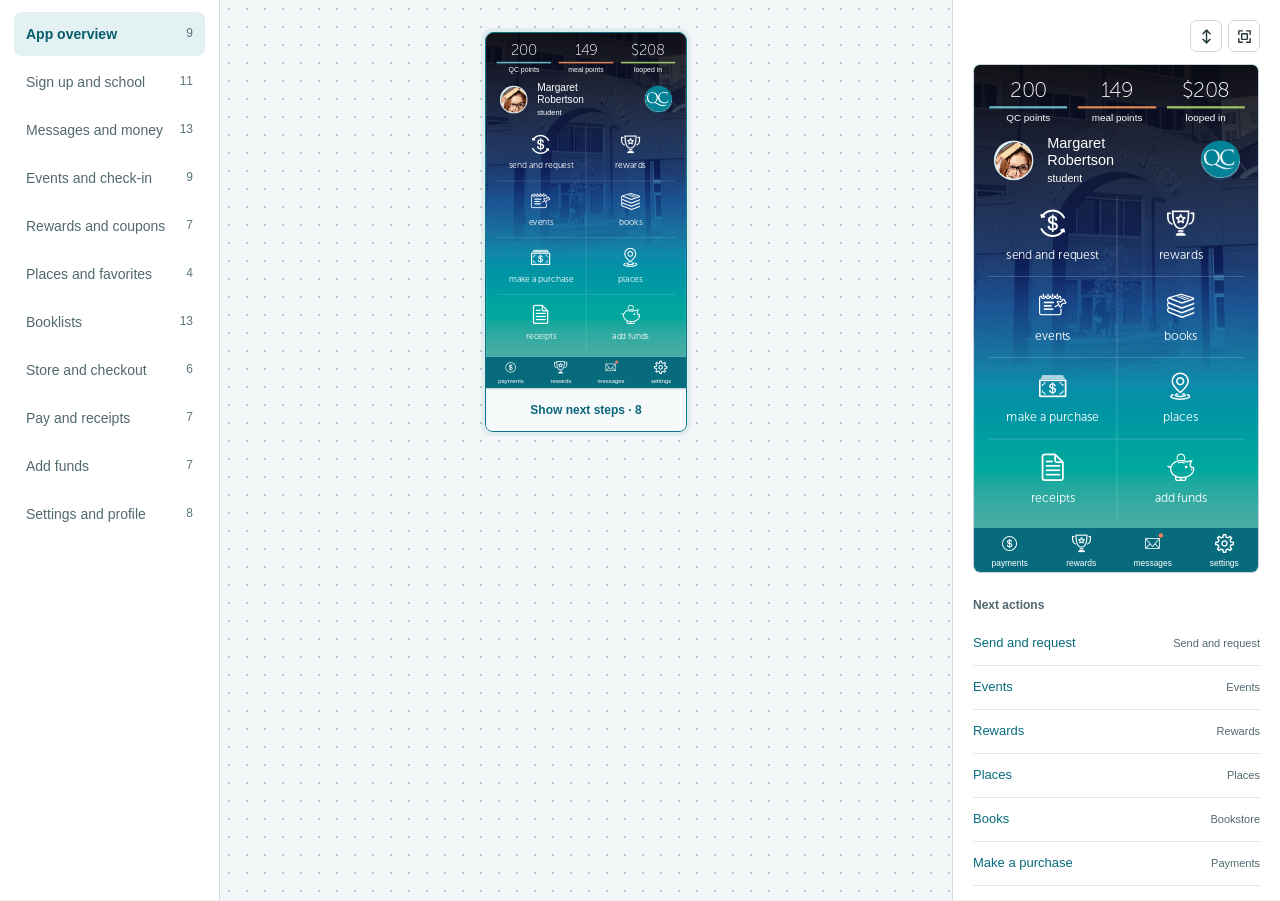
<file: site/wireflows.html>
<!doctype html><html lang="en"><head><meta charset="utf-8"><meta name="viewport" content="width=device-width,initial-scale=1"><title>Looped In · Wireflow explorer</title><meta property="og:type" content="website"><meta property="og:title" content="Looped In · Wireflow explorer"><meta property="og:description" content="Explore the Looped In journeys, screens, and next steps."><meta property="og:url" content="https://liza-bam.github.io/looped-in/wireflows.html"><meta property="og:image" content="https://liza-bam.github.io/looped-in/assets/wireflow-share.jpg"><meta name="twitter:card" content="summary_large_image"><meta name="twitter:image" content="https://liza-bam.github.io/looped-in/assets/wireflow-share.jpg"><link rel="stylesheet" href="wireflows.css?v=45"></head><body><div class="workspace"><aside class="journeys"><nav id="journey-nav" aria-label="App journeys"></nav></aside><main class="flow-main"><div class="canvas" id="canvas" tabindex="0" aria-label="Expandable wireflow canvas"><div class="graph" id="graph"></div></div></main><aside class="inspector" id="inspector" aria-label="Screen inspector"><div class="tools" id="tools"><button id="journey-toggle" class="icon-tool" aria-label="Expand journey" title="Expand journey"><svg viewBox="0 0 24 24" width="20" height="20" fill="none" stroke="currentColor" stroke-width="2" stroke-linecap="round" stroke-linejoin="round" aria-hidden="true"><path d="M12 3v18M7 8l5-5 5 5M7 16l5 5 5-5"/></svg></button><button id="fit" class="icon-tool" aria-label="Fit to width" title="Fit to width"><svg viewBox="0 0 24 24" width="20" height="20" fill="none" stroke="currentColor" stroke-width="2" stroke-linecap="round" stroke-linejoin="round" aria-hidden="true"><path d="M9 4H4v5M15 4h5v5M9 20H4v-5M15 20h5v-5"/><rect x="8" y="8" width="8" height="8" rx="1"/></svg></button><a id="fullscreen" class="icon-tool" aria-label="Full screen" title="Full screen" href="wireflows.html" target="_blank" rel="noopener"><svg viewBox="0 0 24 24" width="20" height="20" fill="none" stroke="currentColor" stroke-width="2" stroke-linecap="round" stroke-linejoin="round" aria-hidden="true"><path d="M4 9V4h5M20 9V4h-5M4 15v5h5M20 15v5h-5"/></svg></a><button id="inspector-close" class="icon-tool" aria-label="Close screen inspector">×</button></div><div class="detail-preview" id="detail-preview"></div><div class="next-heading">Next actions</div><div id="detail-next"></div></aside></div><div class="sr-only" id="announcement" role="status" aria-live="polite"></div><script src="wireflows-data.js?v=35"></script><script src="wireflows.js?v=43"></script></body></html>
</file>
<file: site/assets/icons/styles.css>
@charset "UTF-8";

@font-face {
  font-family: "loopedin";
  src:url("fonts/loopedin.eot");
  src:url("fonts/loopedin.eot?#iefix") format("embedded-opentype"),
    url("fonts/loopedin.woff") format("woff"),
    url("fonts/loopedin.ttf") format("truetype"),
    url("fonts/loopedin.svg#loopedin") format("svg");
  font-weight: normal;
  font-style: normal;

}

[data-icon]:before {
  font-family: "loopedin" !important;
  content: attr(data-icon);
  font-style: normal !important;
  font-weight: normal !important;
  font-variant: normal !important;
  text-transform: none !important;
  speak: none;
  line-height: 1;
  -webkit-font-smoothing: antialiased;
  -moz-osx-font-smoothing: grayscale;
}

[class^="icon-"]:before,
[class*=" icon-"]:before {
  font-family: "loopedin" !important;
  font-style: normal !important;
  font-weight: normal !important;
  font-variant: normal !important;
  text-transform: none !important;
  speak: none;
  line-height: 1;
  -webkit-font-smoothing: antialiased;
  -moz-osx-font-smoothing: grayscale;
}

.icon-deposit-funds:before {
  content: "p";
}
.icon-bookstore:before {
  content: "d";
}
.icon-rewards:before {
  content: "h";
}
.icon-merchants:before {
  content: "3";
}
.icon-reciepts:before {
  content: "t";
}
.icon-school-faculty:before {
  content: "C";
}
.icon-places:before {
  content: "a";
}
.icon-events:before {
  content: "b";
}
.icon-home:before {
  content: "k";
}
.icon-wifi:before {
  content: "4";
}
.icon-get-directions:before {
  content: "5";
}
.icon-finances:before {
  content: "6";
}
.icon-make-a-purchase:before {
  content: "l";
}
.icon-send-request-money:before {
  content: "o";
}
.icon-messeges:before {
  content: "n";
}
.icon-take-a-photo:before {
  content: "V";
}
.icon-un-favorite:before {
  content: "Y";
}
.icon-favorite:before {
  content: "Z";
}
.icon-search:before {
  content: "1";
}
.icon-write-new-message:before {
  content: "2";
}
.icon-remove:before {
  content: "u";
}
.icon-credit-card:before {
  content: "v";
}
.icon-message-alert:before {
  content: "w";
}
.icon-bank-account:before {
  content: "x";
}
.icon-expand:before {
  content: "y";
}
.icon-collapse:before {
  content: "z";
}
.icon-enter:before {
  content: "A";
}
.icon-help-bar-web:before {
  content: "B";
}
.icon-settings:before {
  content: "m";
}
.icon-delete:before {
  content: "D";
}
.icon-no-wifi:before {
  content: "E";
}
.icon-sale:before {
  content: "F";
}
.icon-lou:before {
  content: "G";
}
.icon-rewarded-books:before {
  content: "H";
}
.icon-school-list:before {
  content: "I";
}
.icon-wish-list:before {
  content: "J";
}
.icon-earned-reward:before {
  content: "K";
}
.icon-visit-website:before {
  content: "L";
}
.icon-call:before {
  content: "M";
}
.icon-college-fashion:before {
  content: "N";
}
.icon-back:before {
  content: "O";
}
.icon-help-bar-mail:before {
  content: "P";
}
.icon-help-bar-phone:before {
  content: "Q";
}
.icon-add:before {
  content: "R";
}
.icon-remove-1:before {
  content: "S";
}
.icon-best-sellers:before {
  content: "T";
}
.icon-cart:before {
  content: "U";
}
.icon-alumni:before {
  content: "e";
}
.icon-faq:before {
  content: "W";
}
.icon-advisor:before {
  content: "X";
}
.icon-news-and-updates:before {
  content: "q";
}
.icon-donate:before {
  content: "j";
}
.icon-careers:before {
  content: "r";
}
.icon-know-your-campus:before {
  content: "f";
}
.icon-first-year-experience:before {
  content: "c";
}
.icon-groups:before {
  content: "i";
}
.icon-points:before {
  content: "g";
}
.icon-notifications:before {
  content: "s";
}
</file>
<file: site/app.css>
@font-face{font-family:Roboto;src:url('assets/Roboto-Regular.ttf')}@font-face{font-family:Roboto;src:url('assets/Roboto-Light.ttf');font-weight:300}@font-face{font-family:Roboto;src:url('assets/Roboto-Medium.ttf');font-weight:500}*{box-sizing:border-box}html{height:100%;background:#e4e9ea}body{margin:0;color:#30383b;font:15px/1.45 Roboto,Arial,sans-serif}button,input,select,textarea{font:inherit}button,a,input,select,textarea{-webkit-tap-highlight-color:transparent}button{cursor:pointer}button:disabled{cursor:default;opacity:.5}button:focus-visible,a:focus-visible{outline:3px solid #ef8937;outline-offset:3px}button{color:inherit}#app{width:min(100%,460px);height:100svh;max-height:1000px;margin:auto;display:flex;flex-direction:column;background:#f5f6f6;overflow:hidden;box-shadow:0 12px 60px #243a4320}header{height:68px;flex-shrink:0;background:#303333;color:white;display:flex;align-items:center;justify-content:space-between;padding:0 18px}header h1{font-size:18px;font-weight:500;margin:0;text-align:center}header .icon-button{color:white;font-size:25px;width:40px}main{overflow-y:auto;flex:1;scrollbar-width:thin;position:relative}.bottom{background:#087f95;display:grid;grid-template-columns:repeat(4,1fr);flex-shrink:0;padding-bottom:env(safe-area-inset-bottom)}.bottom button{border:0;background:transparent;color:#d1eef1;display:flex;flex-direction:column;align-items:center;gap:3px;padding:11px 4px 9px;font-size:11px;position:relative}.bottom i{font-size:26px;line-height:1}.bottom .active{background:#ffffff1b;color:#fff}.badge{width:6px;height:6px;border-radius:50%;background:#f17b65;position:absolute;top:7px;right:36%}.icon-button{border:0;background:none;display:inline-flex;align-items:center;justify-content:center;gap:5px;padding:6px;min-width:32px;min-height:32px}.icon-button i{font-size:22px}.primary,.secondary,.green,.orange{border:0;border-radius:5px;padding:12px 18px;font-weight:500;display:inline-flex;align-items:center;justify-content:center;gap:10px}.primary{color:white;background:#087f95}.green{color:white;background:#87bc4b}.orange{background:#ea8b38;color:white}.secondary{background:white;border:1px solid #c9d4d7;color:#087f95}.wide{width:100%}.pad{padding:22px}.stack{display:grid;gap:15px}.row{display:flex;align-items:center;gap:12px}.between{justify-content:space-between}.muted{color:#7b8589;font-size:13px}.label{font-weight:500;font-size:13px}.card{border:1px solid #e0e6e7;background:#fff;border-radius:9px;overflow:hidden}.card+.card{margin-top:14px}.card-content{padding:17px}.card h2,.card h3{margin:0 0 6px;font-size:17px;font-weight:500}h2{font-size:20px;font-weight:500;margin:0 0 18px}h3{font-size:16px;font-weight:500;margin:0 0 10px}p{margin:0 0 14px}input,select,textarea{width:100%;border:1px solid #cbd5d8;border-radius:5px;padding:11px 12px;background:#fff;color:#344248;min-width:0}input:focus,select:focus,textarea:focus{outline:2px solid #63acb9;outline-offset:1px}input[type=checkbox],input[type=radio]{width:19px;height:19px;accent-color:#087f95}label.field{display:grid;gap:7px;color:#6c777b;font-size:13px}textarea{min-height:110px;resize:vertical}.segmented{display:flex;background:white;border-bottom:1px solid #dce5e7;flex-shrink:0}.segmented button{flex:1;padding:12px 4px;background:none;border:0;border-bottom:3px solid transparent;color:#7c8b8e;font-size:12px;white-space:nowrap}.segmented button.selected{color:#087f95;border-bottom-color:#087f95;font-weight:500}.segmented button:nth-child(2).selected{border-bottom-color:#e77d36}.segmented button:nth-child(3).selected{border-bottom-color:#87bc4b}.toolbar{display:flex;align-items:center;gap:10px;padding:12px 18px;background:#fff;border-bottom:1px solid #e4e9eb}.toolbar input{background:#f4f7f7;border:1px solid #e2e8e9}.list{background:white}.list-row{display:flex;align-items:center;gap:12px;padding:15px 19px;border-bottom:1px solid #e4e9eb;width:100%;text-align:left;background:white;border-left:0;border-right:0;border-top:0;min-height:58px}.list-row:last-child{border-bottom:0}.list-row .grow{flex:1}.list-row small{display:block;color:#839094;font-size:12px}.list-row i{font-size:24px;color:#087f95}.list-row.active{background:#edf5f5}.home{background:#077e91 url('assets/original/ca995ecb87896ef7b644b6ed8e31af18.png') center top/cover no-repeat;color:white;min-height:100%;padding:22px 24px 25px}.balances{display:grid;grid-template-columns:repeat(3,1fr);gap:14px;text-align:center}.balances button{background:none;border:0;color:inherit;padding:0}.balances strong{font-size:27px;font-weight:300;display:block;border-bottom:3px solid #64b6c5;padding-bottom:5px}.balances button:nth-child(2) strong{border-color:#d97e58}.balances button:nth-child(3) strong{border-color:#a0c46b}.balances span{display:block;font-size:12px;padding-top:4px}.identity{display:flex;align-items:center;justify-content:space-between;padding:28px 0;gap:12px}.identity .name{font-size:22px;line-height:1.2;font-weight:300;flex:1}.identity .name small{font-size:13px;display:block;margin-top:6px}.school-mark{border:1px solid #d2f3ef;border-radius:100%;width:62px;height:62px;display:flex;align-items:center;justify-content:center;font:30px Georgia;background:#0790a2aa;color:#fff}.avatar{position:relative;overflow:hidden;width:58px;height:58px;border-radius:100%;background:#cbe0e3;flex-shrink:0;border:2px solid #ffffff66}.avatar img{position:absolute;width:275px;max-width:none;left:-110px;top:-49px}.avatar.small{width:40px;height:40px;border:0}.avatar.small img{width:190px;left:-76px;top:-34px}.tiles{display:grid;grid-template-columns:1fr 1fr}.tiles button{color:inherit;border:0;background:none;display:flex;flex-direction:column;align-items:center;justify-content:center;min-height:132px;gap:12px;padding:18px 4px;font-weight:300;font-size:15px;border-bottom:1px solid #ffffff3d}.tiles button:nth-child(odd){border-right:1px solid #ffffff3d}.tiles button:nth-last-child(-n+2){border-bottom:0}.tiles i{font-size:52px;line-height:1.1}.tiles button:hover{background:#ffffff12}.calendar{background:white;padding:12px 18px 20px}.month{display:flex;justify-content:space-between;align-items:center;padding:3px 0 15px;font-weight:500}.week,.days{display:grid;grid-template-columns:repeat(7,1fr);text-align:center}.week{color:#8b979b;font-size:10px;text-transform:uppercase;letter-spacing:.6px;padding-bottom:10px}.days button{height:40px;border:0;border-radius:5px;background:none;position:relative;font-size:13px}.days .faded{color:#c8cfd2}.days .chosen{background:#087f95;color:white}.dots{position:absolute;bottom:4px;left:0;right:0;display:flex;gap:3px;justify-content:center}.dot{height:3px;width:3px;background:#8cbe55;border-radius:50%;display:inline-block}.dot.art{background:#e58c42}.section-bar{background:#ecf2f3;padding:10px 18px;font-size:12px;color:#71868c;display:flex;justify-content:space-between;align-items:center}.event-item{display:flex;background:white;border-bottom:1px solid #e3e9ea;padding:15px 15px;gap:10px;align-items:center}.event-info{flex:1;border:0;background:none;text-align:left;padding:0}.event-info strong{display:block;font-weight:400;font-size:14px}.event-info span{font-size:11px;color:#869397}.heart{color:#bb795c;font-size:23px}.heart.saved{color:#db7745}.reward-icon{color:#87b954;font-size:22px}.event-date{font-size:11px;color:#829196;white-space:nowrap}.grid-cards{display:grid;grid-template-columns:1fr 1fr;gap:12px;padding:17px}.grid-cards .event-info{background:#65a8b2;padding:15px;color:white;min-height:105px;border-radius:6px}.grid-cards .event-info span{color:white}.event-banner{background:#b1d5d8;padding:27px 22px;font-size:29px;font-weight:300;color:#f8ffff;letter-spacing:.3px}.detail-heading{padding:22px;background:white}.detail-heading h2{font-size:23px;line-height:1.25;margin:0 0 12px;font-weight:300}.detail-heading p{margin:4px 0;color:#77868b;font-size:13px}.reward-bar{display:flex;align-items:center;background:white;border-top:1px solid #dae2e4;border-bottom:1px solid #dae2e4}.reward-bar button{border-radius:0;padding:16px;align-self:stretch}.reward-bar .grow{flex:1;display:flex;align-items:center;gap:12px;padding:12px 17px;color:#83ac58;font-size:15px}.map{height:160px;width:100%;object-fit:cover;object-position:50% 50%;display:block}.merchant-image{height:125px;width:100%;object-fit:cover;display:block}.merchant-grid{display:grid;grid-template-columns:1fr 1fr;gap:12px;padding:18px}.merchant-card{border:0;text-align:left;padding:0;background:white;box-shadow:0 1px 3px #233b4215;border-radius:7px;overflow:hidden}.merchant-card img{width:100%;height:86px;object-fit:cover;display:block}.merchant-card .caption{padding:9px 10px;display:flex;align-items:center;gap:8px}.merchant-card .caption i{font-size:20px;color:#8aba54}.reward-tile{padding:17px;border:0;background:#66a6af;color:white;text-align:left;border-radius:6px;min-height:96px}.reward-tile strong{display:block;font-weight:400;margin-bottom:12px}.reward-tile small{color:#e9f4f3}.coupon{background:#fff;border:5px double #8fbd58;padding:24px;margin:24px 18px;position:relative}.coupon h2{color:#087f95;font-size:25px}.coupon .seal{font-size:60px;color:#8dbd52;text-align:right}.chat{min-height:100%;padding:20px 18px;display:flex;flex-direction:column;gap:14px}.bubble{max-width:82%;align-self:flex-start;background:#e3e6e8;padding:11px 14px;border-radius:14px;font-size:14px;white-space:pre-wrap}.bubble.sent{align-self:flex-end;background:#1596b5;color:white}.bubble img{width:100%;border-radius:8px;display:block;margin-top:8px}.chat-date{align-self:center;font-size:11px;color:#9ba6aa}.composer{background:#087f95;color:white;padding:8px 12px 12px}.composer .icon-button{color:white}.composer form{display:flex;align-items:center;gap:8px}.composer textarea{min-height:40px;height:40px;resize:none;border:0;background:#fff;flex:1;font-size:14px}.composer button[type=submit]{border:0;color:white;background:none;font-size:13px}.contact-initial{width:39px;height:39px;border-radius:100%;background:#b3d3d5;color:#087f95;display:grid;place-items:center;font-size:14px;flex-shrink:0}.finance-summary{background:white;padding:24px 18px;color:#48565a}.finance-actions{display:grid;grid-template-columns:repeat(3,1fr);padding:18px;gap:9px}.finance-actions button{display:grid;justify-items:center;gap:9px;padding:18px 4px;border:1px solid #e2e7e7;background:white;border-radius:6px;font-size:12px}.finance-actions i{font-size:32px;color:#087f95}.amount{font-size:46px;letter-spacing:-1px;text-align:center;padding:20px}.total{padding:18px 0;border-top:1px solid #e2e7e7;border-bottom:1px solid #e2e7e7;display:flex;justify-content:space-between}.money-out{color:#c57a55}.money-in{color:#087f95}.switch{appearance:none!important;width:39px!important;height:23px!important;border:0;border-radius:20px!important;position:relative;background:#c6cecf;padding:0!important;cursor:pointer}.switch:before{content:'';position:absolute;left:3px;top:3px;width:17px;height:17px;border-radius:50%;background:white;box-shadow:0 1px 3px #0002;transition:transform .15s}.switch:checked{background:#8bbc50}.switch:checked:before{transform:translateX(16px)}.book-state{width:7px;height:7px;background:#8abe58;border-radius:50%}.book-state.need{background:#e18a40}.book-details{padding:20px 24px;background:#f4f8f8;font-size:13px;color:#72858c}.auth{padding:40px 30px;min-height:100%;display:flex;flex-direction:column;gap:28px;background:#087d91 url('assets/original/ca995ecb87896ef7b644b6ed8e31af18.png') center/cover;color:white}.wordmark{width:210px;max-width:85%;align-self:center;filter:brightness(0) invert(1);mix-blend-mode:screen}.auth .auth-spacer{flex:1;min-height:30px}.auth .primary{background:#86bc43}.auth .school-mark{margin:auto;width:100px;height:100px;font-size:48px}.auth .field{color:white}.school-choices{display:flex;justify-content:space-between;gap:8px}.school-choices button{border:1px solid #ffffff66;border-radius:50%;background:none;color:white;height:47px;width:47px;font:17px Georgia}.school-choices .selected{background:#087f95;border:2px solid white}.progress{display:flex;gap:8px;justify-content:center;margin:10px 0}.progress span{height:3px;width:30px;background:#dfe6e6}.progress span.active{background:#8abc4d}.profile-photo{margin:0 auto 15px;width:84px;height:84px}.profile-photo img{width:400px;left:-160px;top:-72px}.empty{padding:40px 24px;text-align:center;color:#9ba6a8;font-weight:300}.tip-grid{display:flex;gap:5px}.tip-grid button{flex:1;padding:8px 4px;border:1px solid #bbd8dc;background:white;color:#087f95}.tip-grid .selected{background:#087f95;color:white}dialog{border:0;border-radius:10px;max-width:340px;width:calc(100% - 60px);padding:0;box-shadow:0 20px 80px #0004;color:#3c464a}dialog::backdrop{background:#13272c88}dialog h2{font-size:17px;text-align:center;margin:0 0 10px}dialog .dialog-body{padding:24px;text-align:center}dialog p{font-size:14px}dialog .dialog-actions{display:flex;border-top:1px solid #dce3e5}dialog .dialog-actions button{flex:1;background:white;border:0;color:#087f95;padding:14px}dialog .dialog-actions button+button{border-left:1px solid #dce3e5}dialog .field{text-align:left;margin-top:15px}dialog input{margin-top:6px}.security-notice{background:#edf3f4;padding:14px;color:#7c8d92;font-size:12px}.receipt{padding:25px;background:white;text-align:center}.receipt .icon-finances{font-size:44px;color:#ad7658}.receipt h2{margin-top:14px}.qr-source{width:100%;max-width:330px;display:block;margin:auto}.read-only-copy{white-space:pre-wrap;font-size:13px;line-height:1.7}.filter-title{display:flex;justify-content:space-between;align-items:center}.check-row{display:flex;justify-content:space-between;align-items:center;padding:14px 0;border-bottom:1px solid #e0e7e9}.filter-group{padding-left:18px}.filter-group .check-row{font-size:13px}#dialog [hidden]{display:none}.inline-banner{padding:12px 18px;background:#eaf3e2;color:#6d9845;font-size:13px}@media(min-width:600px){body{padding:24px}#app{height:calc(100svh - 48px);border-radius:14px}}@media(prefers-reduced-motion:no-preference){button{transition:background .15s,opacity .15s}}
.avatar img{top:-74px}.avatar.small img{top:-51px}.profile-photo img{top:-108px}.balances div{min-width:0}.balances div strong{display:block}
.product-photo{position:relative;height:240px;overflow:hidden;background:white;border-radius:8px}.product-photo img{position:absolute;width:530px;max-width:none;left:calc(50% - 270px);top:-143px}[hidden]{display:none!important}
.home .tiles button{min-height:clamp(108px,15svh,132px)}.avatar img{width:230px;left:-85px;top:-61px}.avatar.small img{width:160px;left:-59px;top:-42px}.profile-photo img{width:330px;left:-123px;top:-87px}
.home .tiles button{padding:12px 4px}
</file>
<file: site/preview.css>
@font-face{font-family:Museo;src:url('assets/fonts/MuseoSans_300.woff');font-weight:300 500;font-display:swap}@font-face{font-family:MuseoLight;src:url('assets/fonts/MuseoSans_100.woff');font-weight:100 300;font-display:swap}
:root{--accent:#087f95;--header:#303333;--canvas:#f5f6f6;--surface:#fff;--ink:#343a3d;--muted:#7b8589;--rule:#dce4e5;--nav-ink:#fff;--reward:#83bb52;--campus-background:url('assets/original/ca995ecb87896ef7b644b6ed8e31af18.png')}
html{height:100%;background:#e6eaeb}body{height:100svh;padding:14px 12px 18px;display:flex;flex-direction:column;align-items:center;gap:12px;overflow:hidden;font-family:Museo,Arial,sans-serif;font-weight:300;-webkit-font-smoothing:antialiased}.preview-controls{height:45px;flex-shrink:0;display:flex;gap:12px;align-items:center;justify-content:center;background:none;padding:0;font:11px/1.2 -apple-system,BlinkMacSystemFont,sans-serif;color:#788489}.preview-controls label{display:flex;align-items:center;gap:7px}.preview-controls select{width:auto;max-width:165px;font:12px -apple-system,BlinkMacSystemFont,sans-serif;border:1px solid #cbd3d6;border-radius:6px;padding:7px 22px 7px 8px;background:#f8f9f9;color:#44545b}.preview-controls button{border:1px solid #cbd3d6;background:#f8f9f9;border-radius:6px;font:12px -apple-system,sans-serif;padding:7px 10px;color:#44545b;white-space:nowrap}
.phone{position:relative;width:min(416px,calc((100svh - 101px)*416/850),calc(100vw - 24px));aspect-ratio:416/850;flex-shrink:0;background:url('assets/apps/common/img/mobile-skins/iphone6-portrait-white.png') center/100% 100% no-repeat;filter:drop-shadow(0 12px 20px #24373d26)}.screen-mask{position:absolute;left:4.5673%;top:9.8823%;width:90.1442%;aspect-ratio:375/667;overflow:hidden;background:#fff}.screen-content{position:relative;transform-origin:top left;width:375px;height:667px}#app{width:375px;height:667px;max-height:none;margin:0;border-radius:0;box-shadow:none;display:flex;flex-direction:column;background:var(--canvas);color:var(--ink);font:14px/1.45 Museo,Arial,sans-serif}.hardware-home{position:absolute;background:none;border:0;border-radius:50%;width:17%;height:8.3%;left:41.5%;bottom:2.1%}#app main{background:var(--canvas)}#app header{height:56px;min-height:56px;background:var(--header);padding:0 12px}#app header h1{font-family:Museo,Arial,sans-serif;font-size:16px;font-weight:500;line-height:1.25;max-width:265px}#app header .icon-button{font-size:23px}#app .bottom{background:var(--accent);padding:0;min-height:54px;grid-template-columns:repeat(var(--nav-count,4),1fr)}#app .bottom button{font:10px/1.2 Museo,Arial,sans-serif;color:var(--nav-ink);gap:3px;padding:8px 3px 7px}#app .bottom i{font-size:25px}#app .primary,#app .composer{background:var(--accent)}#app .green{background:var(--reward)}#app .secondary{color:var(--accent);border-color:var(--rule);background:var(--surface)}#app input,#app select,#app textarea{font:14px/1.35 Museo,Arial,sans-serif;background:var(--surface);color:var(--ink);border-color:var(--rule);border-radius:5px;padding:10px 11px}#app .field{font-size:12px;color:var(--muted);font-weight:300}#app .list,#app .list-row,#app .calendar,#app .toolbar,#app .segmented,#app .finance-summary,#app .detail-heading,#app .reward-bar{background:var(--surface);color:var(--ink)}#app .list-row{padding:13px 17px;font-size:14px;min-height:54px;border-color:var(--rule);font-weight:300}#app .list-row small{font-size:11px;line-height:1.5;color:var(--muted);margin-top:3px}#app .list-row i,#app .finance-actions i{color:var(--accent)}#app .muted{color:var(--muted);font-size:12px}#app .pad{padding:18px}#app .stack{gap:13px}#app .row{gap:10px}#app .detail-heading{padding:17px}#app .detail-heading h2{font-size:21px;line-height:1.25;font-weight:300;margin:0 0 7px}#app .detail-heading p{font-size:12px;line-height:1.5;margin:0}#app .merchant-image{height:auto;max-height:116px;width:100%;object-fit:contain;background:var(--surface)}#app .map{height:154px;object-fit:cover}#app .finance-summary{padding:20px 18px 24px}#app .balances strong{font-family:MuseoLight,Museo,Arial,sans-serif;font-size:28px;line-height:1.15;letter-spacing:-.7px;font-weight:300;padding-bottom:7px}#app .balances span{font-size:10px;line-height:1.3;font-weight:300;padding-top:5px}#app .balances>div:nth-child(2) strong{border-color:#da8355}#app .balances>div:nth-child(3) strong{border-color:#9abf67}#app .finance-actions{grid-template-columns:1fr 1fr;padding:22px 35px;gap:20px 30px;background:var(--surface)}#app .finance-actions button{padding:0;min-height:72px;background:transparent;border:0;font-size:11px;gap:7px}#app .finance-actions i{font-size:34px}#app .home{background-image:var(--campus-background);padding:22px 22px 0;min-height:100%;background-size:cover}#app .home .identity{padding:23px 0 20px}#app .identity .name{font-size:19px;line-height:1.25;font-weight:300}#app .identity .name small{font-size:11px}#app .tiles button{min-height:116px;padding:15px 3px;font-size:12px;gap:9px;line-height:1.35}#app .tiles i{font-size:43px}#app .school-mark{width:55px;height:55px;font-size:28px}#app .auth{background-image:var(--auth-background,var(--campus-background));padding:35px 25px 24px;min-height:100%;gap:22px}#app .auth .wordmark{filter:invert(1) brightness(1.8);mix-blend-mode:screen;width:205px;max-width:100%}#app .auth .school-mark{width:90px;height:90px;font-size:45px}#app .auth .auth-spacer{min-height:10px}#app .auth .primary{background:var(--auth-button,#87bc4b);color:#fff}#app .auth .field{color:#fff}#app .auth .field input{color:#30383b;background:white}#app .auth .secondary{color:white;background:#ffffff12;border-color:#ffffff88}#app .school-choices button{height:43px;width:43px}#app .segmented button.selected{color:var(--accent);border-color:var(--accent)}#app .segmented button{color:var(--muted);font-size:11px}#app .days .chosen{background:var(--accent)}#app .calendar{padding:10px 16px 15px}#app .calendar .days button{height:35px;font-size:12px}#app .section-bar{background:var(--canvas);color:var(--muted)}#app .reward-bar button{font-size:12px}#app .reward-bar .grow{font-size:14px;padding:9px 12px}#app .event-banner{padding:20px;font-size:27px}#app .event-info strong{font-size:13px;font-weight:300}#app .event-item{background:var(--surface);border-color:var(--rule);padding:12px 13px}#app .event-date{font-size:10px}#app .coupon{background:var(--surface);border-color:var(--reward)}#app .coupon h2{font-size:22px}#app .merchant-card{background:var(--surface)}#app .school-logo{position:relative;display:block;width:62px;height:62px;overflow:hidden;flex-shrink:0}#app .school-logo img{position:absolute;width:213px;max-width:none;left:-75px;top:-36px}#app .school-logo.logo-GC img{left:-75px;top:-34px}#app .school-logo.logo-QC img{left:-75px;top:-36px}#app .school-choices .school-logo{width:43px;height:43px}#app .school-choices .school-logo img{width:148px;left:-52px;top:-25px}#app .home-college-bu{--campus-background:linear-gradient(#15050522,#16000044),url('assets/skin-bu-background.png')}#app .home-college-gc{--campus-background:url('assets/skin-gc-background.png')}#app .home[data-college=GC] .balances{grid-template-columns:1fr;text-align:left}#app .home[data-college=GC] .balances strong{font-size:30px}#app .home[data-college=GC] .tiles button:last-child{border-bottom:0}.college-GC{--nav-count:4}.college-BU{--nav-count:3}.college-BU{--accent:#d3271d;--header:#2b2526;--auth-button:#f00000}.college-GC{--accent:#1d467d;--header:#262326;--auth-button:#242022}.skin-navy{--accent:#233563;--header:#20325e;--ink:#354b79;--muted:#6c7ba6;--reward:#edb32c;--rule:#cbd0df;--nav-ink:#fff}.skin-gold{--accent:#edb32b;--header:#edb32b;--ink:#caa13d;--muted:#ad934d;--canvas:#282423;--surface:#211d1c;--rule:#6d582d;--nav-ink:#292423}.skin-blue{--accent:#2b9bd2;--header:#211e1f;--ink:#496f88;--muted:#6e8ba2;--rule:#b5c9d8;--reward:#74bce2}.skin-burgundy{--accent:#9e1d36;--header:#9e1d36;--ink:#333;--muted:#777;--rule:#d5b2b7;--reward:#aa829a}
#dialog{position:absolute;inset:0;z-index:50;display:flex;align-items:center;justify-content:center;background:#14272d88;padding:24px;font:14px/1.45 Museo,Arial,sans-serif;color:#30383b}#dialog[hidden]{display:none!important}#dialog .dialog-panel{background:#fafbfb;border-radius:13px;overflow:hidden;width:100%;box-shadow:0 12px 36px #0003}#dialog .dialog-body{padding:23px 19px;text-align:center}#dialog .dialog-body:empty{display:none}#dialog .dialog-body p:last-child{margin-bottom:0}#dialog h2{font-family:Museo,Arial,sans-serif;font-weight:500;font-size:16px;margin:0 0 10px}#dialog .dialog-actions{display:flex;border-top:1px solid #cbd4d6}#dialog .dialog-actions button{border:0;border-right:1px solid #cbd4d6;background:none;color:var(--accent);flex:1;font:14px/1.25 Museo,Arial,sans-serif;padding:13px 8px;min-height:45px}#dialog .dialog-actions button:last-child{border:0}#dialog .field{display:grid;gap:5px;font-size:12px;text-align:left}#dialog input{width:100%;background:white;border:1px solid #c3cccf;border-radius:4px;padding:8px;margin-top:10px}#dialog.action-sheet{align-items:flex-end;padding:10px;background:#14272d55}#dialog.action-sheet .dialog-panel{background:none;box-shadow:none;overflow:visible}#dialog.action-sheet .dialog-actions{display:flex;flex-direction:column;border:0;gap:0}#dialog.action-sheet .dialog-actions button{background:#fafbfd;border:0;border-bottom:1px solid #cbd4d6;border-radius:0;font-size:17px;min-height:51px;padding:15px;font-weight:300}#dialog.action-sheet .dialog-actions button:first-child{border-radius:13px 13px 0 0}#dialog.action-sheet .dialog-actions button:nth-last-child(2){border-radius:0 0 13px 13px;border:0}#dialog.action-sheet .dialog-actions button:last-child{margin-top:8px;border-radius:13px;font-weight:500}#dialog button:focus-visible{outline:0;box-shadow:inset 0 0 0 2px #6b9fae}#dialog .primary{background:var(--accent);color:white;border:0;border-radius:5px;padding:10px;margin-top:12px}#dialog .stack{display:grid;gap:10px}#dialog .row{display:flex;align-items:center;gap:10px}#dialog .between{justify-content:space-between}.screen-content:has(#dialog:not([hidden])) #app{pointer-events:none}.skin-gold #app header{color:#282423}.skin-gold #app .primary{color:#282423}
@media(max-width:560px){.preview-controls{gap:7px;height:auto;min-height:42px;flex-wrap:wrap}.preview-controls label{font-size:10px;gap:4px}.preview-controls select{max-width:135px;font-size:11px;padding:6px 16px 6px 6px}.preview-controls button{font-size:11px;padding:6px}.phone{width:min(416px,calc((100svh - 112px)*416/850),calc(100vw - 18px))}}
.college-BU{--campus-background:linear-gradient(#1c000077,#13000055),url('assets/skin-bu-background.svg');--auth-background:url('screens/changeschool-02.jpg')}.college-GC{--campus-background:linear-gradient(130deg,#bd752b66,#0b1539bb 65%),url('assets/skin-gc-background.png');--auth-background:url('screens/changeschool-09.jpg')}.college-QC{--auth-background:url('screens/onboarding-07.jpg')}#app .home-college-bu{--campus-background:linear-gradient(#19000055,#19000033),url('assets/skin-bu-background.svg')}#app .home-college-gc{--campus-background:linear-gradient(130deg,#b8793966,#0a1738cc 70%),url('assets/skin-gc-background.png')}#app .auth>.school-logo{margin:0 auto;width:100px;height:100px}#app .auth>.school-logo img{width:333.5px;left:-117px;top:-57px}#app .auth{background-size:cover}#app .auth.front-screen{background-image:linear-gradient(#0c15242b,#080e132b),url('assets/front-background.jpg')}#app .auth:not(.front-screen){background-image:var(--campus-background)}#app .home .school-logo.logo-BU{border-radius:0}#app .home .school-logo.logo-GC{border-radius:50%}.college-GC #app .home .tiles button:nth-child(5){border-bottom:0}.college-BU #app .home .tiles button{min-height:132px}.skin-gold #app .toolbar,.skin-gold #app .calendar,.skin-gold #app .finance-summary,.skin-gold #app .list-row,.skin-gold #app .finance-actions,.skin-gold #app .segmented,.skin-gold #app .detail-heading,.skin-gold #app .reward-bar{background:var(--surface);color:var(--ink)}#app .auth .school-choices button{padding:0;overflow:hidden}#app .school-logo img{mix-blend-mode:normal}#app .wordmark{height:auto;display:block}#app .auth .school-choices .selected{background:transparent;border:2px solid #fff}#app .auth.front-screen .wordmark{margin-top:35px;width:235px}#app .auth .wordmark{filter:invert(1) brightness(1.8)}
@font-face{font-family:Oswald;src:url('assets/fonts/Oswald-Regular.ttf');font-display:swap}#app header h1{font:500 18px/1.2 Oswald,Arial,sans-serif}#app .auth>.school-logo.logo-QC,#app .college-header .school-logo.logo-QC,#app .home .school-logo.logo-QC{border-radius:50%}#app .college-header{display:flex;justify-content:center}#app .college-header .school-logo{width:100px;height:100px}#app .college-header .school-logo img{width:333.5px;left:-117px;top:-57px}#app .auth .primary{font:500 17px Oswald,Arial,sans-serif}.source-auth{position:relative;min-height:100%;width:100%;background-size:100% 100%;background-position:center;overflow:hidden}#app .source-auth input,#app .source-auth select{position:absolute;border:0;border-radius:0;background:#fff;text-align:center;color:#444;font-size:13px;padding:5px 10px}#app .source-auth .front-phone{left:3.6%;top:49.9%;width:92.8%;height:7%}#app .source-auth .front-phone::placeholder{font:500 17px Oswald,Arial,sans-serif;color:#888;opacity:1}.source-continue{position:absolute;bottom:0;left:0;width:100%;height:12%;border:0;background:var(--auth-button,#87bf37);color:white;font:500 23px Oswald,Arial,sans-serif}.source-role{left:4.5%;top:53.2%;width:91%;height:5.5%;background:#ffffff05!important;color:white!important;border-bottom:1px solid #fff!important;border-radius:0!important;font:500 18px Oswald,Arial,sans-serif!important}.source-role option{color:#333;background:white}#app .source-student-id{left:4.5%;top:50.7%;width:91%;height:7%;font:500 16px Oswald,Arial,sans-serif!important}#app .source-login-user{left:4.5%;top:37.5%;width:91%;height:6.8%}#app .source-login-password{left:4.5%;top:50.5%;width:91%;height:6.8%}.source-remember{position:absolute;top:58%;right:5%;display:flex;align-items:center;gap:10px;background:#087f9544;color:white;font:500 14px Oswald,Arial,sans-serif}.source-remember input{position:relative!important;top:auto!important;left:auto!important}.source-forgot{position:absolute;left:4.5%;top:64.2%;width:91%;height:6%;background:#087f9533;border:1px solid #ffffff88;color:white;font:500 15px Oswald,Arial,sans-serif}.help-bar{display:flex;justify-content:space-between;background:#7b7a77;color:white}.help-bar button{border:0;background:transparent;color:white;display:flex;align-items:center;gap:5px;padding:8px 5px;font:9px Oswald,sans-serif}.help-bar i{font-size:17px}.source-small-copy{font-size:13px;line-height:1.55;font-weight:300}.source-step{text-align:center;display:block;font-size:10px;margin:10px 0}.school-selection-title{text-align:center;font:16px Oswald,Arial,sans-serif}.original-school{width:43px;height:43px;display:block;background-image:url('screens/changeschool-01.jpg');background-repeat:no-repeat;background-size:240px auto}.original-school-H{background-position:-4px -242px}.original-school-SH{background-position:-194px -242px}#app .school-choices button{border:0;opacity:.6}#app .school-choices .selected{opacity:1;border:1px solid #fff}.merchant-hero{height:92px;position:relative;overflow:hidden}.merchant-hero img{width:100%;height:100%;object-fit:cover}.merchant-hero>span{position:absolute;left:16px;top:15px;color:white;text-shadow:0 1px 5px #0008;font:300 22px/1.05 Museo,Arial,sans-serif}.merchant-heading h2{font-size:17px!important}.merchant-heading{padding:15px 17px!important}.merchant-offers{background:var(--surface);padding:0}.earned-row{border:0;border-bottom:1px solid #ffffff44;background:#8ac04f;color:white;display:block;width:100%;text-align:left;padding:11px 18px;font:300 13px Museo,Arial,sans-serif}.expanded-offer{padding:14px 18px;background:#8ac04f;color:#fff;font:300 13px/1.5 Museo,Arial,sans-serif}.expanded-offer p{margin:0 0 12px}.expanded-offer small{font-size:10px}.inline-action{border:0;background:none;color:var(--accent);padding:0;font:inherit}.account-select{width:100%;border:1px solid var(--rule);border-radius:5px;padding:10px 12px;background:var(--surface);color:var(--ink);text-align:left;font:13px Museo,Arial,sans-serif}.paypal-screen{padding:15px;background:#eef3f5;min-height:100%}.paypal-summary{display:flex;justify-content:space-between;flex-wrap:wrap;gap:8px;background:#fff;border:1px solid #d1d7d9;border-radius:5px;padding:11px;font:12px Museo,Arial,sans-serif}.paypal-by{margin:15px 0;font-size:12px;color:#9e873c}.paypal-by small{float:right;color:#4d7093}.paypal-method{display:grid;gap:8px;width:100%;text-align:left;background:linear-gradient(135deg,#e4eef9,#6288b5);color:#253b4e;padding:25px 18px;margin:12px 0;border:1px solid #9cb3c8;border-radius:6px;font:13px/1.4 Museo,Arial,sans-serif}.paypal-method small{font-size:10px}.paypal-continue{border:1px solid #d2b443;background:#f4d36c;border-radius:5px;padding:12px;color:#32475c}.source-qr{width:144px;height:144px;position:relative;overflow:hidden;margin:16px auto}.source-qr img{position:absolute;width:375px;max-width:none;left:-116px;top:-223px}.purchase-merchant{font-size:17px;font-weight:300;margin:0}.contact-header-phone{display:block;font:9px Museo,sans-serif;margin-top:4px}.camera-preview{position:relative;min-height:100%;background:#000;color:#fff}.camera-frame{position:absolute;inset:0 0 70px;overflow:hidden}.camera-frame img{height:100%;width:100%;object-fit:cover;object-position:center}.camera-controls{position:absolute;bottom:0;left:0;right:0;display:flex;align-items:center;justify-content:space-between;height:70px;padding:12px}.camera-controls button{border:0;background:transparent;color:white}.camera-shutter{border:4px solid white!important;border-radius:50%;width:50px;height:50px;background:#eee!important;color:transparent!important}.external-source{position:relative}.external-source img{display:block;width:100%}.external-source-link{position:absolute;inset:0}.source-destination{padding:60px;text-align:center;color:var(--accent);font-size:65px}#dialog.radial-overlay{align-items:center;background:#10191ce0}#dialog .radial-menu{position:relative;display:grid;grid-template-columns:1fr 1fr;gap:24px 42px;padding-top:40px;color:#fff}#dialog .radial-menu button{display:flex;flex-direction:column;align-items:center;gap:8px;border:0;background:transparent;color:white;font:11px Museo,sans-serif;padding:0}#dialog .radial-menu i{font-size:38px}#dialog .radial-menu .radial-close{position:absolute;right:calc(50% - 10px);top:0}#dialog .radial-menu .radial-close i{font-size:20px}
.composer-fields{flex:1;background:white;border-radius:5px;overflow:hidden;color:#3b4b50;min-width:0}.composer-fields textarea{display:block;width:100%}.pending-transfer{display:flex;align-items:center;justify-content:space-between;border-bottom:1px solid #d7e2e4;padding:6px 8px;font-size:12px}.pending-transfer .icon-button{color:#087f95!important;min-height:23px;padding:0}.pending-photo{display:flex;align-items:flex-start;justify-content:space-between;padding:7px}.pending-photo>img{width:70px;height:70px;object-fit:cover}.cup-photo{position:relative;width:100px;height:100px;overflow:hidden;background:#c7b090;border-radius:5px}.cup-photo img{position:absolute;width:150px!important;max-width:none;left:-25px;top:-65px}.bubble .cup-photo{width:160px;height:170px;margin-top:10px}.bubble .cup-photo img{width:235px!important;left:-35px;top:-100px}.profile-photo-control{display:grid;justify-items:center;gap:5px;font-size:13px;color:var(--accent)}#app .source-step{font-size:10px}.event-swipe-action{min-width:64px;align-self:stretch;margin:-12px 0 -12px -13px;display:flex;align-items:center;justify-content:center}.event-swipe-action button{border:0;background:none;color:#fff;padding:10px;font:13px Museo,sans-serif}.event-swipe-action i{font-size:22px}.save-action{background:#8aba53}.remove-action{background:#e98139}.checkin-action{background:var(--accent)}.barnes-logo{text-align:center;padding:24px 10px;color:#395a3d;background:var(--surface)}.barnes-logo button{border:0;background:none;color:inherit;font:23px Georgia,serif}.barnes-logo small{font:11px Georgia,serif;letter-spacing:3px}.book-count{font:11px Museo,sans-serif;background:#dd813a;color:white;border-radius:50%;min-width:21px;height:21px;display:grid;place-items:center}.book-count:empty{display:none}
#app .legal-content{padding:20px 18px;font:300 13px/1.5 Museo,Arial,sans-serif;background:var(--surface);color:var(--ink);min-height:100%}#app .legal-content h2{font:500 18px Museo,Arial,sans-serif;margin:0 0 14px}#app .legal-content p{margin:0 0 16px}
.book-webview{background:white;color:#333;min-height:100%}.book-web-links{display:flex;justify-content:space-between;padding:10px 14px;font-size:11px}.book-webview .barnes-logo{font:25px Georgia,serif;padding:10px 14px;color:#3c6245}.book-webview h2{font-size:21px}.book-webview p{font-size:12px;line-height:1.5}.source-book-covers{position:relative;height:215px;width:100%;overflow:hidden;background:#fff}.source-book-covers img{position:absolute;left:0;top:-102px;width:375px;height:auto}.camera-frame img{height:auto;width:100%;object-fit:initial;transform:translateY(-20px)}
.phone{width:min(416px,calc(var(--available-height,calc(100svh - 110px))*416/850),calc(100vw - 24px))!important}.preview-controls{height:auto;min-height:38px;flex-wrap:wrap}.preview-controls select{max-width:145px}.preview-controls #preview-layout{max-width:125px}#app .home[data-layout=full] .balances{text-align:center}#app .reward-strip{position:relative;overflow:hidden;text-align:left;min-height:45px;border-radius:5px;border:0;background:#65a6b0;padding:12px 14px;color:#fff;font:13px Museo,sans-serif}#app .reward-strip span{position:relative;z-index:1}#app .reward-strip.orange{background:#e58a35}.reward-strip-image{position:absolute;inset:0;width:100%;height:100%;object-fit:cover;filter:brightness(.7)}.rewards-start{min-height:100%;display:flex;flex-direction:column}.rewards-ad{position:relative;height:75px;flex-shrink:0;color:white}.rewards-ad img{width:100%;height:100%;object-fit:cover}.rewards-ad>div{position:absolute;left:14px;top:12px;font:21px Museo,sans-serif;text-shadow:0 1px 4px #0007}.rewards-ad small{display:block;font-size:12px;margin-top:4px}#app .rewards-start>.home{flex:1;min-height:460px}#app .rewards-start .tiles button{min-height:145px}.school-reward-grid{display:grid;grid-template-columns:1fr 1fr;gap:10px;padding:15px}.school-reward-grid .span-two{grid-column:1/-1;min-height:88px}.school-reward-grid .reward-tile{font-size:14px;line-height:1.25;min-height:90px;padding:13px}.school-reward-grid .reward-tile small{display:flex;align-items:center;justify-content:space-between;gap:5px;margin-top:12px;font-size:11px}.orientation-reward{background:linear-gradient(#0004,#0004),url('assets/original/972849ba573c3263146c867d59ea36c3.png') center/cover!important}.bookstore-home{padding-top:0!important}.fan-carousel{display:block;position:relative;width:calc(100% + 44px);margin-left:-22px;height:112px;overflow:hidden;border:0;background:none;padding:0}.fan-carousel img{position:absolute;left:0;top:-80px;width:375px;max-width:none;height:auto}#app .bookstore-home .tiles button{min-height:142px}
#app{font-family:-apple-system,BlinkMacSystemFont,'Helvetica Neue',Arial,sans-serif;font-weight:400}#app .list-row{font-weight:400;font-size:14px}#app .list-row small,#app .field,#app .detail-heading p,#app .muted{font-family:-apple-system,BlinkMacSystemFont,'Helvetica Neue',Arial,sans-serif;font-weight:400}#app .source-small-copy,#app .legal-content{font-family:-apple-system,BlinkMacSystemFont,'Helvetica Neue',Arial,sans-serif;font-size:13px;line-height:1.55;font-weight:400}#app input,#app textarea,#app select{font-family:-apple-system,BlinkMacSystemFont,'Helvetica Neue',Arial,sans-serif;font-weight:400}#app .event-info strong{font-family:-apple-system,BlinkMacSystemFont,'Helvetica Neue',Arial,sans-serif;font-size:13px;font-weight:400}#app .bottom button{font-family:-apple-system,BlinkMacSystemFont,'Helvetica Neue',Arial,sans-serif;font-size:10px;font-weight:400}#app .home .tiles button{font:300 13px/1.35 Museo,Arial,sans-serif}#app .detail-heading h2{font-family:Museo,Arial,sans-serif;font-weight:300}#dialog,#dialog .dialog-actions button,#dialog.action-sheet .dialog-actions button{font-family:-apple-system,BlinkMacSystemFont,'Helvetica Neue',Arial,sans-serif;font-weight:400}#dialog.action-sheet .dialog-actions button:last-child{font-weight:500}.preview-controls #preview-college{max-width:130px}.preview-controls #preview-skin{max-width:90px}.preview-controls #preview-layout{max-width:108px}.preview-controls{gap:9px}
.school-hero{width:100%;height:105px;object-fit:cover;object-position:center;display:block}.fashion-categories{padding:16px;display:grid;grid-template-columns:1fr 1fr;gap:10px}.fashion-categories .reward-tile{min-height:82px}.fashion-categories .span-two{grid-column:1/-1}.book-webview .book-web-links{background:#f4f6f6}
#onboarding-form{min-height:calc(100% - 33px);display:flex;flex-direction:column;padding:24px 18px 0}#onboarding-form .progress{margin-top:auto}#onboarding-form>.source-small-copy{margin-top:auto}#onboarding-form:has(>.source-small-copy) .progress{margin-top:10px}#onboarding-form>.green{margin-left:-18px;width:calc(100% + 36px);border-radius:0;min-height:62px;font:17px Oswald,Arial,sans-serif}#onboarding-form>.muted{padding-bottom:10px}.source-picker{position:absolute;left:0;top:57%;height:12%;width:100%;display:grid;grid-template-columns:repeat(5,1fr)}.source-picker button{border:0;background:transparent;padding:0;color:transparent}.source-picker button.selected{box-shadow:inset 0 -2px #fff}.source-picker button:focus-visible{outline:2px solid #fff;outline-offset:-2px}
#app .auth .wordmark{height:51px;width:205px;object-fit:cover;object-position:top}#app .card,#app .book-details,#app .receipt,#app .finance-summary,#app .merchant-card,#app .coupon{background:var(--surface);color:var(--ink);border-color:var(--rule)}.skin-gold #app .heart{color:#edb32b}.skin-gold #app .bubble{background:#514a45;color:#edb32b}.skin-gold #app .bubble.sent{background:#edb32b;color:#25211f}:root{--tab-all:#69bac6;--tab-my:#e58437;--tab-reward:#8fbb56}.skin-navy{--tab-all:#94999e;--tab-my:#e8b12e;--tab-reward:#5c7dbb}.skin-gold{--tab-all:#92979a;--tab-my:#211d1c;--tab-reward:#ae8132}.skin-blue{--tab-all:#92979a;--tab-my:#3b6d8a;--tab-reward:#69b5dc}.skin-burgundy{--tab-all:#92979a;--tab-my:#211d1c;--tab-reward:#9e5372}#app .segmented>button{padding:8px 4px;color:#fff;border-bottom:2px solid transparent}#app .segmented>button:nth-child(1){background:var(--tab-all)}#app .segmented>button:nth-child(2){background:var(--tab-my)}#app .segmented>button:nth-child(3){background:var(--tab-reward)}#app .segmented>button.selected{border-color:#ffffffdd;color:#fff}
.source-qr{width:160px;height:160px}.source-qr img{left:-104px;top:-223px}.camera-frame{top:35px;bottom:80px}.camera-frame img{position:static;width:100%;height:100%;object-fit:cover;transform:none}.camera-auto{height:35px;padding:8px 12px;font-size:12px}.camera-controls{height:80px}.camera-controls .camera-shutter{position:absolute;left:calc(50% - 25px);bottom:15px}.camera-controls button:last-child:not(.camera-shutter){margin-left:auto}.cup-photo img,.bubble .cup-photo img{position:static;width:100%!important;height:100%;object-fit:cover}.header-cart{position:absolute;left:48px;top:13px;border:0;background:transparent;color:#fff;padding:0}.header-cart i{font-size:23px}.header-cart small{display:inline-grid;place-items:center;background:#d77f38;border-radius:50%;font:9px -apple-system,sans-serif;width:15px;height:15px;position:absolute;left:-5px;top:-2px}#app header{position:relative}
.college-QC{--auth-button:#087f95}#app .source-auth.front-screen .source-continue,#app .source-auth.source-school-choose .source-continue{background:#8fc43d}.school-choices button:disabled,.source-picker button:disabled{cursor:default;opacity:.5}
.merchant-toolbar{gap:7px!important}.merchant-toolbar input{flex:1;width:40px;min-width:0}.distance-picker{display:flex;align-items:center;white-space:nowrap;gap:0}.distance-picker button{font:10px -apple-system,BlinkMacSystemFont,sans-serif;border:0;border-radius:3px;background:none;color:var(--muted);padding:5px 4px}.distance-picker button.selected{background:var(--accent);color:var(--nav-ink)}.merchant-picture{display:block;width:100%;padding:0;border:0;background:none}
.settings-home-underlay{position:absolute;inset:0;overflow:hidden;pointer-events:none}.drawer-dismiss{position:absolute;inset:0;border:0;background:#092d3633}.settings-drawer{position:absolute;left:0;top:0;bottom:0;width:82%;overflow-y:auto;background:#61a3b2}.settings-drawer .list-row{background:transparent!important;border-bottom:1px solid #ffffff30!important;color:white!important;font-size:14px!important;min-height:49px!important;padding:15px 18px!important}.settings-drawer .list-row:active{background:#ffffff26!important}.skin-gold .settings-drawer{background:#8a7139}.skin-burgundy .settings-drawer{background:#9e5372}.skin-navy .settings-drawer{background:#576b9d}.skin-blue .settings-drawer{background:#4c97b6}.filter-underlay{position:absolute;inset:0;overflow:hidden;pointer-events:none;opacity:.35}.filter-dismiss{position:absolute;inset:0;border:0;background:#18383d50}.filter-drawer{position:absolute;top:0;right:0;bottom:0;width:79%;background:var(--surface);box-shadow:-8px 0 20px #132b3b12;display:flex;flex-direction:column}.filter-drawer .filter-title{padding:14px 10px;border-bottom:1px solid var(--rule);gap:8px}.filter-drawer h2{font:17px Oswald,sans-serif;color:#87b854;margin:0}.filter-drawer .secondary{font-size:10px;padding:7px 8px}.filter-options{flex:1;overflow:auto}.filter-drawer .check-row{padding:12px 15px;margin:0;min-height:46px;border-color:var(--rule);font-size:13px}.filter-drawer .filter-group{padding-left:0}.filter-drawer .filter-group .check-row{padding-left:30px;font-size:12px}.filter-drawer .filter-selected{background:#8abe59;color:white}.filter-drawer .filter-selected input{accent-color:#fff}.registration-header{justify-content:flex-start!important;gap:12px}.registration-header h1{text-align:left!important}

#app .home .balances>button:nth-child(2) strong{border-color:#da8355}#app .home .balances>button:nth-child(3) strong{border-color:#9abf67}.college-BU #app .home .balances>button:first-child strong{border-color:#d62e23}.college-GC #app .home[data-layout=preset] .balances>button:first-child strong{border-color:#9abf67}

/* Keep the dropdown indicator inset and reserve label space. */
.preview-controls select,#app select{appearance:none;-webkit-appearance:none;background-image:url("data:image/svg+xml,%3Csvg xmlns='http://www.w3.org/2000/svg' width='12' height='8' viewBox='0 0 12 8'%3E%3Cpath d='m1 1 5 5 5-5' fill='none' stroke='%23596970' stroke-width='1.5' stroke-linecap='round' stroke-linejoin='round'/%3E%3C/svg%3E");background-repeat:no-repeat;background-position:right 12px center;background-size:12px 8px;padding-right:36px}
.preview-controls select{max-width:none;min-height:34px;padding-left:12px}.preview-controls #preview-college{width:177px}.preview-controls #preview-skin{width:112px}.preview-controls #preview-layout{width:139px;max-width:none}
@media(max-width:650px){.preview-controls{gap:8px 12px}.preview-controls label{gap:6px}}

.preview-controls #preview-college{max-width:none!important;width:177px!important}.preview-controls #preview-skin{max-width:none!important;width:112px!important}
</file>
<file: site/accessibility.css>
/* Shared readable typography and spacing, in the 375px logical phone canvas. */
#app{--page-inset:20px;--muted:#5e6b70;font-size:17px;line-height:1.45}
#app header{padding-inline:12px}#app header h1{font-size:22px}#app header .icon-button{min-width:44px;min-height:44px}
#app .pad,#app .detail-heading{padding:20px}#app .list-row{padding:16px 20px;font-size:17px;line-height:1.4;font-weight:400}#app .list-row small,#app .muted,#app .source-small-copy{font-size:15px;line-height:1.45}
#app .field{font-size:17px;line-height:1.4;color:var(--ink);font-weight:400;gap:8px}#app input,#app textarea,#app select{font-size:17px;line-height:1.4;min-height:44px;padding:10px 12px;border-color:#76858b}#app select{padding-right:36px}#app input::placeholder,#app textarea::placeholder{color:#5e6b70;opacity:1}
#app .primary,#app .secondary,#app .green{font-size:17px;min-height:48px;padding:12px 20px}#app .bottom button{font-size:11px;min-height:54px}#app .home .tiles button{font-size:16px}#app .balances span{font-size:13px}#app .identity .name small{font-size:15px}
#app .finance-actions button{font-size:16px;min-height:80px}#app .event-info strong,#app .detail-heading p{font-size:17px}#app .segmented button{font-size:14px;min-height:44px}#app .calendar .days button{font-size:16px;min-height:40px}#app .legal-content{font-size:17px;line-height:1.5;padding:20px}#app .legal-content h2{font-size:22px}
#app main:has(>#onboarding-form){display:flex;flex-direction:column;padding:0;min-height:0}#app .help-bar{flex-shrink:0;padding-inline:12px;background:#595955;gap:8px}#app .help-bar button{font:400 13px/1.2 Oswald,sans-serif;min-height:48px;padding:8px 0;gap:5px;white-space:normal}#app .help-bar i{font-size:21px;flex-shrink:0}
#app #onboarding-form{flex:1;min-height:min-content;margin:0;padding:20px 20px 0;gap:14px;display:flex;flex-direction:column}#app #onboarding-form .progress{margin-top:auto;padding-top:20px}#app #onboarding-form>.muted{font-size:15px;padding-bottom:12px}#app #onboarding-form>.green{flex-shrink:0;width:calc(100% + 40px);margin:0 -20px;border-radius:0;min-height:60px;font:400 21px/1.3 Oswald,sans-serif;background:#39751d;color:white}
#dialog{font-size:17px;line-height:1.45;padding:20px}#dialog .dialog-body{padding:24px 20px}#dialog .dialog-body h2{font-size:20px}#dialog .dialog-actions button,#dialog.action-sheet .dialog-actions button{font-size:17px;line-height:1.4;min-height:48px;padding:14px 16px;color:#126477;background:#fafbfb}#dialog input,#dialog select,#dialog textarea{font-size:17px;min-height:44px}
#app :focus-visible,#dialog :focus-visible,.preview-controls :focus-visible{outline:3px solid #126477;outline-offset:-3px}#app .home :focus-visible{outline-color:white}
.skin-gold #app{--ink:#edcb6e;--muted:#d5bc7d;--rule:#a28744}.skin-gold #app input,.skin-gold #app select,.skin-gold #app textarea{border-color:#a28744}.skin-gold #app input::placeholder{color:#d5bc7d}.skin-blue{--accent:#176c99;--muted:#536b7b}.skin-gold #app .bottom button,.skin-gold #app .primary{color:#211d1c}.skin-gold #app header{color:#211d1c}#app .green{background:#39751d;color:white}
@media(prefers-reduced-motion:reduce){*,*::before,*::after{animation:none!important;transition:none!important;scroll-behavior:auto!important}}
#app .field-error{font:400 15px/1.4 -apple-system,BlinkMacSystemFont,sans-serif;color:#ab2131;margin:6px 0 0}#app [aria-invalid=true]{border:2px solid #ab2131}.skin-gold #app .field-error{color:#ffb1b8}.skin-gold #app [aria-invalid=true]{border-color:#ffb1b8}
/* Only the app main region scrolls; focus must never scroll the phone aperture. */
.screen-mask{overflow:clip}#app{flex-shrink:0}#app main{overscroll-behavior:contain}
.screen-mask{height:78.470588%;min-height:0}
#app .live-auth{min-height:100%;display:flex;flex-direction:column;background-image:linear-gradient(#06141f66,#06141f66),var(--campus-background);background-size:cover;background-position:center;color:white;padding:28px 20px 0;gap:24px}#app .live-auth-brand{display:flex;align-items:center;flex-direction:column;gap:18px}#app .live-auth-brand .school-logo{width:82px;height:82px}#app .live-auth-brand .school-logo img{width:282px;left:-99px;top:-48px}#app .live-auth-brand .wordmark{width:200px;height:64px;object-fit:contain;filter:invert(1);mix-blend-mode:screen}#app .live-auth-fields{display:flex;flex-direction:column;gap:20px;margin-top:20px}#app .live-auth-fields input:not([type=checkbox]),#app .live-auth-fields select{width:100%;border:1px solid #76858b;border-radius:4px;background-color:#fff;color:#30383b;text-align:center;min-height:48px;font-size:17px}#app .live-auth-fields select{padding-right:36px}#app .live-remember{display:flex;align-items:center;justify-content:flex-end;gap:14px;font-size:17px;background:#0b202abf;padding:8px 12px;border-radius:4px}#app .live-remember .switch{min-height:30px;width:48px}#app .live-forgot{border:1px solid #fff;background:#0b202abf;color:white;font-size:17px;min-height:48px}#app .live-auth-continue{margin:auto -20px 0;width:calc(100% + 40px);min-height:64px;flex-shrink:0;padding:16px 20px;border:0;background:var(--header);color:white;font:400 22px Oswald,sans-serif}.skin-gold #app .live-auth-continue{color:#211d1c}
:root{--accent:#086b7d}#app .event-info>span,#app .event-date,#app .calendar .week,#app .calendar .days .faded,#app .empty{color:var(--muted);opacity:1;font-size:14px}#app .event-date{font-size:13px}#app .book-count{background:#a44d0b;color:white;font-size:13px}#dialog .field{color:#4e5b60;font-size:17px}#app .paypal-by{color:#766020;font-size:15px}#app .detail-heading p{color:var(--muted)}#app .reward-bar .grow{color:#386c22}#app .event-banner{color:white;background-color:#286775;background-blend-mode:multiply}#app .event-card{background-color:#27636c}#app .event-card small{color:white}#app .bottom .active{background:#075767;box-shadow:inset 0 3px white}.college-BU #app .bottom .active{background:#8d1712}.college-GC #app .bottom .active{background:#14365f}.skin-gold #app .bottom .active{background:#f6d982;box-shadow:inset 0 3px #211d1c}
#app .segmented button{position:relative;opacity:1;color:#172b31!important}#app .segmented button.selected{font-weight:700;box-shadow:inset 0 -4px #172b31;border-bottom-color:transparent}#app .segmented button.selected::after{content:'';position:absolute;bottom:0;left:16px;right:16px;height:4px;background:currentColor}#app .segmented button:focus-visible{outline-offset:-4px}.skin-navy #app .segmented button:last-child{color:white!important}.skin-gold #app .segmented button{color:#f0d58a!important}.skin-gold #app .segmented button.selected{box-shadow:inset 0 -4px #f0d58a}.college-BU{--auth-button:#c8231b}
#app .reward-tile{background-color:#28646d;font-size:17px}#app .reward-tile small{font-size:14px;color:white}#app .chat-date{color:var(--muted);font-size:13px}#app .contact-initial{color:#095362;background:#d5e7e8}#app .bubble.sent{background:#07677e;color:white}#app .bubble{font-size:17px}#app .source-auth.front-screen .source-continue,#app .source-auth.source-school-choose .source-continue{background:#39751d;color:white}#app .distance-picker button{font-size:13px;min-height:36px;min-width:36px;padding:6px}#app .merchant-toolbar{flex-wrap:wrap}#app .earned,#app .earned-button,#app button[data-action=expand-merchant]{background:#39751d;color:white}#app .reward-strip{background:#28646d;font-size:17px}#app .reward-strip.orange{background:#985012}#app .money-out{color:#97512e}#app .settings-drawer{background:#326779}#app .settings-drawer .list-row{font-size:17px!important}
#app input[type=checkbox]{width:22px;height:22px;min-height:22px;padding:0;flex-shrink:0;accent-color:var(--accent)}#app .filter-dismiss{position:fixed;inset:0;z-index:39;background:#14282b66}#app .filter-drawer{position:fixed;z-index:40;left:0;right:0;top:auto;bottom:0;width:100%;max-height:82%;border-radius:16px 16px 0 0;box-shadow:0 -8px 32px #14252c33;padding-top:8px;padding-bottom:8px;animation:drawer-in 200ms ease-out}#app .filter-title{padding:8px 20px;justify-content:flex-end}#app .filter-title h2{display:none}#app .filter-title .secondary{font-size:15px;padding:6px 12px;min-height:36px}#app .filter-drawer .check-row{font-size:17px;min-height:46px;padding:10px 20px;gap:16px}#app .filter-drawer .filter-group .check-row{font-size:16px;padding:9px 20px 9px 36px}#app .filter-drawer .filter-selected{background:#dcebcf;color:#234312}#app .filter-drawer .inline-action{font-size:17px;padding:0;min-height:26px}#app .filter-underlay{opacity:.5}#app .filter-options{overscroll-behavior:contain}#app .check-row{padding:10px 20px;min-height:46px;gap:16px}
@keyframes drawer-in{from{transform:translateY(24px);opacity:0}to{transform:translateY(0);opacity:1}}@keyframes page-in{from{opacity:.4;transform:translateY(3px)}to{opacity:1;transform:translateY(0)}}#app main{animation:page-in 160ms ease-out}.segmented button,.bottom button{transition:background-color 160ms ease,color 160ms ease,box-shadow 160ms ease}#dialog:not([hidden]) .dialog-panel{animation:drawer-in 180ms ease-out}@media(prefers-reduced-motion:reduce){#app main,#app .filter-drawer,#dialog .dialog-panel{animation:none!important}.segmented button,.bottom button{transition:none!important}}
#app .school-logo.clean-logo img,#app .live-auth-brand .school-logo.clean-logo img{position:static;width:100%;height:100%;object-fit:contain}#app .live-auth-brand .school-logo.clean-logo{overflow:visible;border-radius:0}#app .live-school-picker{margin:auto 0;text-align:center;font-size:17px}#app .live-school-picker .school-choices{display:flex;justify-content:space-between;gap:8px}#app .live-school-picker button{width:48px;height:48px;border-radius:50%;background:#10232bc9;border:1px solid #ffffffa0;color:white;font-size:15px}#app .live-school-picker button.selected{border:3px solid white;background:#086879}#app .settings-page .list-row{min-height:58px}
#app .toolbar{padding:16px 20px;gap:12px;align-items:center}#app .toolbar input[type=search]{min-width:0;flex:1;width:0}#app .toolbar button[data-value=add-list],#app .toolbar button[data-action=add-list]{white-space:nowrap;flex-shrink:0;min-height:48px;padding:10px 14px;font-size:17px;line-height:1.3}#app .toolbar .icon-button{min-width:36px;min-height:44px;padding:4px}
#app .merchant-grid{display:grid;grid-template-columns:1fr;gap:20px;padding:20px}#app .merchant-card{position:relative;border-radius:10px;overflow:hidden;margin:0;box-shadow:0 2px 8px #17333c16}#app .merchant-picture img{display:block;width:100%;height:auto;min-height:170px;object-fit:cover}#app .merchant-card .caption{position:absolute;left:12px;right:12px;bottom:12px;display:flex;justify-content:space-between;pointer-events:none;padding:0;background:none}#app .merchant-card .caption button{pointer-events:auto;background:#fff;color:#366d24;border-radius:50%;width:44px;height:44px;min-height:44px;padding:0;display:grid;place-items:center;box-shadow:0 1px 6px #0003}#app .merchant-card .caption i{font-size:25px}#app .merchant-card .caption .heart.saved{color:#9e1d36}#app .earned-row,#app .expanded-offer{background:#39751d!important;color:white;font-size:17px}#app .expanded-offer small{font-size:15px}#app .merchant-toolbar{display:grid;grid-template-columns:1fr auto}#app .merchant-toolbar input[type=search]{width:100%}
body{--active-accent:#075767;--action-ink:#fff;--focus-ink:#126477}.college-BU{--active-accent:#8d1711}.college-GC{--active-accent:#14365f}.skin-navy{--active-accent:#142344;--focus-ink:#20325e}.skin-gold{--active-accent:#f6d982;--action-ink:#211d1c;--focus-ink:#f0d58a}.skin-blue{--active-accent:#104c6c;--focus-ink:#176c99}.skin-burgundy{--active-accent:#701127;--focus-ink:#9e1d36}
#app .green,#app #onboarding-form>.green,#app .source-auth.front-screen .source-continue,#app .source-auth.source-school-choose .source-continue,#app .live-auth-continue,#app .earned-row,#app .expanded-offer{background:var(--accent)!important;color:var(--action-ink)}#app .bottom .active{background:var(--active-accent)!important;color:var(--action-ink);box-shadow:inset 0 3px currentColor}#dialog .dialog-actions button,#dialog.action-sheet .dialog-actions button{color:var(--focus-ink)}.skin-gold #dialog .dialog-actions button{color:#745600}#app .merchant-card .caption button{color:var(--focus-ink)}.skin-gold #app .merchant-card .caption button{color:#745600}#app :focus-visible,#dialog :focus-visible,.preview-controls :focus-visible{outline-color:var(--focus-ink)}#app .primary{color:var(--action-ink)}#app .distance-picker button.selected{color:var(--action-ink)}.skin-burgundy #app .segmented button:last-child{color:white!important}
.skin-navy #app .segmented button:last-child{color:#14212c!important}.skin-gold #app .segmented button:first-child,.skin-gold #app .segmented button:last-child{color:#211d1c!important}.skin-blue #app .segmented button:nth-child(2),.skin-burgundy #app .segmented button:nth-child(2){color:white!important}
#app .earned-reward-badge{background:white;color:#386d23;border-radius:50%;width:44px;height:44px;display:grid;place-items:center;box-shadow:0 1px 6px #0003;pointer-events:none}#app .merchant-card .caption .earned-reward-badge i{font-size:25px}
#app .bottom .active{box-shadow:none!important;font-weight:600}#app .bottom .active span{text-decoration:underline;text-decoration-thickness:2px;text-underline-offset:4px}
.skin-navy #app .segmented button:last-child{color:#000!important}#app .coupon-actions{padding-top:0}#app .map-coupon{display:block;text-align:center;min-height:48px;padding:12px 20px;border:1px solid var(--rule);border-radius:5px;font-size:17px;text-decoration:none}#dialog .coupon{margin:16px 0 0;padding:16px;text-align:left}#dialog .coupon h2{font-size:21px}#dialog .coupon p{font-size:17px}#dialog .coupon .muted{color:#566369}#dialog .dialog-panel{max-height:calc(100% - 24px);overflow-y:auto}
#app .merchant-image{display:block;width:100%;height:auto;max-height:none;min-height:190px;object-fit:cover;background:var(--surface)}#app .merchant-hero{width:100%;min-height:190px}#app .merchant-hero img{width:100%;height:100%;object-fit:cover}#app .place-location{padding:20px;background:var(--surface)}#app .place-location h3{font-size:20px;font-weight:500;margin:0 0 4px}#app .place-location p{font-size:17px;margin:0 0 20px;color:var(--muted)}#app .place-map{margin:0 -20px 20px}.place-map svg{display:block;width:100%;height:auto}
#app .source-step{font-size:15px}#app .contact-header-phone{font-size:13px}#app .section-bar{font-size:15px;color:var(--muted)}#app .paypal-summary,#app .paypal-by,#app .paypal-method{font-size:15px}#app .paypal-method small{font-size:13px}#app .book-webview p{font-size:17px}#app .book-web-links{font-size:15px}#app .school-reward-grid .reward-tile{font-size:17px}#app .school-reward-grid .reward-tile small{font-size:14px}#app .detail-heading h2{font-size:23px;line-height:1.3}
/* Optical centering comes from SVG geometry, not font glyph baselines. */
#app .merchant-card .caption .heart,#app .merchant-card .caption .earned-reward-badge{display:flex;align-items:center;justify-content:center;box-sizing:border-box;width:44px;height:44px;min-height:44px;padding:0;border:1px solid rgba(255,255,255,.82);border-radius:50%;background:rgba(255,255,255,.84);-webkit-backdrop-filter:blur(12px) saturate(145%);backdrop-filter:blur(12px) saturate(145%);box-shadow:0 3px 10px #091c2924,inset 0 1px 0 #ffffffb3;color:var(--focus-ink);line-height:0}
#app .merchant-card .caption .earned-reward-badge{color:#315e20}#app .merchant-card .caption .heart[aria-pressed=true]{color:var(--focus-ink);background:rgba(255,255,255,.92)}#app .merchant-card .merchant-overlay-icon{display:block;width:24px;height:24px;flex:none;margin:0;overflow:visible;pointer-events:none}#app .merchant-card .caption .heart{transition:background-color 150ms ease,transform 150ms ease}#app .merchant-card .caption .heart:active{transform:scale(.94)}.skin-gold #app .merchant-card .caption .heart{color:#745600}@media(prefers-reduced-transparency:reduce){#app .merchant-card .caption .heart,#app .merchant-card .caption .earned-reward-badge{background:#fff;backdrop-filter:none;-webkit-backdrop-filter:none}}@media(prefers-reduced-motion:reduce){#app .merchant-card .caption .heart{transition:none}#app .merchant-card .caption .heart:active{transform:none}}
/* Crop only the white export margins; keep original image files intact. */
#app .merchant-picture:has(img[src*="96510c5180dd8e89892c168d6e4a0690"]){position:relative;aspect-ratio:285/168;overflow:hidden}#app .merchant-picture img[src*="96510c5180dd8e89892c168d6e4a0690"]{position:absolute;max-width:none;width:104.9123%;height:auto;min-height:0;left:-2.4561%;top:-10.7143%}
#app .merchant-picture:has(img[src*="5b174bf0751b8f1837c24138fa01cea3"]){position:relative;aspect-ratio:286/168;overflow:hidden}#app .merchant-picture img[src*="5b174bf0751b8f1837c24138fa01cea3"]{position:absolute;max-width:none;width:104.8951%;height:auto;min-height:0;left:0;top:0}
/* Dashboard: fit the complete action grid within the phone, without reducing body type. */
#app main>.home:not(.bookstore-home){height:100%;min-height:0;box-sizing:border-box;display:grid;grid-template-rows:auto auto minmax(0,1fr);padding:18px 20px 10px}
#app main>.home:not(.bookstore-home) .balances strong{font-size:28px;line-height:1.1;padding-bottom:5px}#app main>.home:not(.bookstore-home) .balances span{font-size:13px;padding-top:4px}
#app main>.home:not(.bookstore-home) .identity{padding:14px 0;gap:12px}#app main>.home:not(.bookstore-home) .identity .name{font-size:19px;line-height:1.2}#app main>.home:not(.bookstore-home) .identity .name small{font-size:14px;margin-top:4px}#app main>.home:not(.bookstore-home) .avatar{width:52px;height:52px}#app main>.home:not(.bookstore-home) .school-logo{width:52px;height:52px}#app main>.home:not(.bookstore-home) .school-logo:not(.clean-logo) img{width:179px;left:-63px;top:-30px}
#app main>.home:not(.bookstore-home) .tiles{min-height:0;grid-auto-rows:minmax(0,1fr)}#app main>.home:not(.bookstore-home) .tiles button{min-height:0;padding:8px 6px;gap:7px;font-size:16px;line-height:1.25}#app main>.home:not(.bookstore-home) .tiles i{font-size:36px;line-height:1}#app main>.home:not(.bookstore-home) .tiles span{max-width:150px}
#app .finance-actions{display:grid;grid-template-columns:1fr 1fr;padding:20px;gap:12px;background:var(--surface)}#app .finance-actions button{display:flex;align-items:center;justify-content:center;min-height:52px;padding:12px 16px;gap:0;border:1px solid var(--accent);border-radius:7px;background:var(--surface);color:var(--accent);font:500 17px/1.3 -apple-system,BlinkMacSystemFont,'Helvetica Neue',Arial,sans-serif}#app .finance-actions button:hover{background:var(--canvas)}#app .finance-transactions .list-row{padding:16px 20px}
/* One restrained tab treatment across screens and college skins. */
#app .segmented{display:flex;gap:0;padding:0 20px;background:var(--surface);border-bottom:1px solid var(--rule)}#app .segmented button,#app .segmented button:first-child,#app .segmented button:nth-child(2),#app .segmented button:last-child{flex:1;min-width:0;min-height:48px;padding:12px 8px;border:0;border-radius:0;background:transparent!important;color:var(--muted)!important;box-shadow:none!important;font:400 14px/1.3 -apple-system,BlinkMacSystemFont,'Helvetica Neue',Arial,sans-serif;text-align:center;transition:color 150ms ease,background-color 150ms ease}#app .segmented button.selected{color:var(--accent)!important;font-weight:600}#app .segmented button.selected::after{left:8px;right:8px;height:3px;bottom:0;border-radius:2px 2px 0 0;background:var(--accent)}#app .segmented button:hover{background:var(--canvas)!important}
.skin-gold #app .money-out{color:#f0bd93}.skin-gold #app .money-in{color:#9fd6df}
</file>
<file: site/polish.css>
#app{position:relative}#app main{animation:none}#app .page-snapshot{position:absolute!important;left:0;width:375px;margin:0;z-index:25;pointer-events:none;overflow:hidden!important;background:var(--canvas);font:17px/1.45 -apple-system,BlinkMacSystemFont,'Helvetica Neue',Arial,sans-serif}
#app button:not(.book-chevron):not(.store-product-card):not(.store-category-card){transition:background-color 140ms ease,color 140ms ease,box-shadow 140ms ease}#app button:active{filter:brightness(.94)}#app .contact-photo{width:44px;height:44px;padding:0;overflow:hidden;background:var(--canvas);border-radius:50%;flex-shrink:0}#app .contact-photo>img{display:block;width:100%;height:100%;object-fit:cover}#app .contact-photo>.school-logo{width:44px;height:44px}#app .contact-photo>.school-logo img{width:151px;left:-53px;top:-25px}#app header .chat-person-heading{display:flex;align-items:center;justify-content:center;gap:8px;max-width:265px}#app .chat-person-heading>img{width:32px;height:32px;border-radius:50%;object-fit:cover;flex-shrink:0}#app .chat-person-heading>span{min-width:0;text-align:left}
#app .store-category-grid,#app .store-product-grid{display:grid;grid-template-columns:1fr 1fr;gap:16px;padding:20px}#app .store-category-card,#app .store-product-card{display:flex;flex-direction:column;text-align:left;min-width:0;border:1px solid var(--rule);border-radius:9px;background:var(--surface);color:var(--ink);padding:0;overflow:hidden}#app .store-category-photo,#app .store-card-image{display:flex;align-items:center;justify-content:center;background:#fff;aspect-ratio:1;width:100%;padding:16px;overflow:hidden}#app .store-category-photo img,#app .store-card-image img{width:100%;height:100%;object-fit:contain}#app .store-category-card strong{padding:14px 12px;font-size:16px;line-height:1.35;font-weight:500}#app .store-card-name{padding:12px 12px 4px;font-size:16px;line-height:1.35}#app .store-card-price{padding:0 12px 14px;font-size:16px;font-weight:600}#app .store-card-price s{font-size:14px;font-weight:400;color:var(--muted)}#app .store-collection-heading{padding:20px 20px 0}#app .store-collection-heading h2{font-size:23px;line-height:1.3;margin:0}#app .store-product-hero{height:290px;width:100%;background:white;padding:24px;display:grid;place-items:center}#app .store-product-hero img{width:100%;height:100%;min-height:0;object-fit:contain}#app .store-product-info{padding:20px;background:var(--surface)}#app .store-name-price{display:flex;align-items:flex-start;gap:16px;justify-content:space-between}#app .store-name-price h2{font-size:23px;line-height:1.3;margin:0;flex:1}#app .store-name-price>strong{font-size:21px;white-space:nowrap}#app .store-was{text-align:right;text-decoration:line-through;margin:4px 0}#app .store-color{font-size:15px;color:var(--muted)}#app .store-size-options{padding:0;margin:24px 0 20px;border:0;display:flex;gap:8px;flex-wrap:wrap}#app .store-size-options legend{font-size:17px;margin-bottom:10px}#app .store-size-options label{position:relative;display:flex}#app .store-size-options input{position:absolute;inset:0;width:100%;height:100%;opacity:0;margin:0;cursor:pointer}#app .store-size-options span{min-width:44px;min-height:44px;border:1px solid #77858a;border-radius:5px;padding:10px 14px;font-size:16px;text-align:center;display:grid;place-items:center}#app .store-size-options input:checked+span{border:2px solid var(--accent);padding:9px 13px;color:var(--accent);font-weight:600}#app .store-size-options input:focus-visible+span{outline:3px solid var(--focus-ink);outline-offset:2px}#app .store-quantity-row{display:flex;align-items:center;justify-content:space-between;margin:20px 0}#app .store-stepper{display:flex;align-items:center;border:1px solid var(--rule);border-radius:6px;overflow:hidden}#app .store-stepper button{min-width:44px;min-height:44px;border:0;background:var(--surface);color:var(--accent);font:500 21px -apple-system,sans-serif;padding:8px}#app .store-stepper output{font-size:17px;min-width:32px;text-align:center}#app .store-sticky-action{position:sticky;bottom:0;padding:12px 20px;background:var(--surface);border-top:1px solid var(--rule);z-index:2}#app .store-cart-button{position:absolute;right:53px;top:6px;width:44px;height:44px;border:0;background:none;color:#fff;display:grid;place-items:center;font-size:23px}#app .store-cart-button>span{position:absolute;right:0;top:0;min-width:18px;height:18px;padding:0 4px;background:var(--surface);color:var(--ink);border-radius:10px;font:600 11px/18px -apple-system,sans-serif}#app header:has(.store-cart-button) h1{max-width:210px;padding-right:20px}#app .store-cart-line{display:grid;grid-template-columns:76px 1fr;gap:16px;padding:20px;border-bottom:1px solid var(--rule);background:var(--surface)}#app .store-cart-line>img{width:76px;height:92px;padding:8px;object-fit:contain;background:white;border-radius:5px}#app .store-cart-line h2{font-size:17px;line-height:1.4;font-weight:500;margin:0 0 4px}#app .store-cart-line p{font-size:14px;margin:0 0 6px;color:var(--muted)}#app .store-line-controls{display:flex;align-items:center;justify-content:space-between;gap:8px;margin-top:12px}#app .store-remove{font-size:14px;min-height:44px;padding:8px 0;border:0;background:none;color:var(--accent);text-decoration:underline}#app .store-summary{padding:20px;background:var(--surface)}#app .store-summary>div,#app .store-checkout-total{display:flex;align-items:center;justify-content:space-between;gap:16px;font-size:19px;padding-bottom:16px}#app .store-empty{padding:48px 20px;text-align:center}#app .store-empty h2{font-size:23px;margin:0 0 24px}#app #store-checkout-form h2{font-size:23px;margin:0}#app #store-address:not([hidden]){display:grid;gap:16px}#app .store-order-confirmation h2{margin:0;font-size:25px}#app .store-order-check{height:52px;width:52px;border-radius:50%;display:grid;place-items:center;color:var(--accent);background:var(--surface);border:2px solid var(--accent);font-size:28px}.skin-gold #app .store-cart-button{color:#211d1c}
#app .booklist-course-bar{padding:16px 20px;background:var(--surface);border-bottom:1px solid var(--rule);display:grid;gap:12px}#app .booklist-course-bar>div{display:flex;gap:16px;align-items:center}#app .booklist-course-bar>div>span{font-size:16px;line-height:1.4;color:var(--muted);flex:1}#app .booklist-course-bar>.secondary{justify-self:end;white-space:nowrap;padding:10px 14px;min-height:44px}#app .booklist-edit-bar{display:flex;justify-content:flex-end;padding:4px 20px;background:var(--surface)}#app .booklist-edit-bar button{min-height:44px;padding:8px 0}#app .booklist-row{display:flex;align-items:center;gap:12px;padding:12px 20px;border-bottom:1px solid var(--rule);background:var(--surface)}#app .booklist-count{min-width:28px;height:28px;display:grid;place-items:center;background:var(--accent);color:var(--action-ink);border-radius:50%;font-size:13px}#app .booklist-name{flex:1;min-width:0;text-align:left;background:none;border:0;color:var(--ink);font-size:17px;line-height:1.4;padding:4px 0}#app .booklist-name small{display:block;color:var(--muted);font-size:14px;margin-top:3px}#app .book-row{background:var(--surface);border-bottom:1px solid var(--rule)}#app .book-row-summary{display:flex;align-items:center;gap:8px;padding:12px 12px 12px 8px;min-height:88px}#app .book-row-copy{flex:1;min-width:0;text-align:left;background:none;border:0;padding:4px 0;color:var(--ink)}#app .book-row-copy strong{display:block;font-size:17px;line-height:1.35;font-weight:500}#app .book-row-copy>span{display:block;font-size:15px;line-height:1.4;color:var(--muted);margin-top:4px}#app .book-status-toggle{display:grid;place-items:center;min-width:36px;min-height:44px;padding:0;border:0;background:none}#app .book-status-toggle>span{display:grid;place-items:center;width:20px;height:20px;border-radius:50%;font:600 13px -apple-system,sans-serif;color:white;background:#39751d}#app .book-status-toggle.needed>span{background:#96500e}#app .book-chevron{border:0;background:none;color:var(--accent);width:44px;min-width:44px;min-height:44px;padding:12px;display:grid;place-items:center;font-size:18px}#app .book-chevron.open i{transform:rotate(90deg)}#app .book-expanded{padding:0 20px 16px 52px}#app .book-row-actions{display:flex;gap:12px;margin:4px 0 16px}#app .book-row-actions button{flex:1;min-height:44px;padding:10px 12px;font-size:16px}#app .book-expanded dl{margin:0;font-size:14px;color:var(--muted)}#app .book-expanded dl>div{display:grid;grid-template-columns:72px 1fr;gap:12px;padding:7px 0;border-top:1px solid var(--rule)}#app .book-expanded dd{margin:0;color:var(--ink)}#app .book-remove{padding:8px 0;border:0;background:none;color:#a92738;font-size:14px;min-height:44px}.skin-gold #app .book-remove{color:#ffb1b8}
@media(prefers-reduced-motion:reduce){#app button{transition:none!important}#app button:active{filter:none}}
#app .toolbar button[data-action=add-title],#app .toolbar button[data-value=add-books]{white-space:nowrap;flex-shrink:0;padding:10px 12px;min-height:44px;font-size:16px}
html[data-reduce-motion] #app *,html[data-reduce-motion] #dialog *{animation:none!important;transition:none!important}html[data-reduce-motion] #app .merchant-card .caption .heart:active{transform:none}
#app .booklist-course-bar{gap:12px}#app .booklist-course-name{margin:0;font-size:16px;line-height:1.4;color:var(--muted)}#app .booklist-course-bar .booklist-header-actions{display:flex;justify-content:space-between;align-items:center;gap:16px}#app .booklist-header-actions>.inline-action{min-height:44px;padding:8px 0}#app .booklist-header-actions .book-add-button{display:flex;align-items:center;justify-content:center;gap:8px;min-height:44px;padding:10px 14px;font-size:16px;white-space:nowrap}#app .book-add-button>span:first-child{font-size:22px;line-height:1}#app .book-row-summary{padding:14px 12px 6px 20px;min-height:0}#app .book-ownership{display:inline-flex;gap:0;margin:8px 20px 16px;border:1px solid var(--rule);border-radius:6px;overflow:hidden}#app .book-ownership button{min-height:40px;min-width:88px;border:0;border-radius:0;background:var(--surface);color:var(--muted);font:500 14px/1.3 -apple-system,BlinkMacSystemFont,sans-serif;padding:10px 14px}#app .book-ownership button+button{border-left:1px solid var(--rule)}#app .book-ownership button[aria-pressed=true]{background:var(--accent);color:var(--action-ink);font-weight:600}#app .book-expanded{padding-left:20px}
#app .book-ownership button{min-height:44px;font-size:15px}
#app .compact-course-bar{padding:12px 20px 8px;gap:4px}#app .book-add-link{display:flex;align-items:center;gap:6px;min-height:44px;padding:8px 0;border:0;background:none;color:var(--accent);font:500 16px/1.3 -apple-system,BlinkMacSystemFont,sans-serif;white-space:nowrap}#app .book-add-link>span:first-child{font-size:20px}#app .book-row-summary{padding:14px 12px 14px 20px;gap:8px;min-height:88px}#app .book-row-copy strong{font-weight:500;font-size:17px}#app .book-row-copy>span{font-size:15px;line-height:1.35}#app .book-status-label{font-size:13px;font-weight:500;white-space:nowrap;align-self:center}#app .book-status-label.owned{color:#39751d}#app .book-status-label.needed{color:#8b4b12}.skin-gold #app .book-status-label.owned{color:#b0d58d}.skin-gold #app .book-status-label.needed{color:#f0bd93}#app .book-chevron{width:36px;min-width:36px;padding:8px}#app .book-row-actions button{font-size:15px;white-space:nowrap;min-height:44px}#app .book-row-actions button:first-child{flex:2}
#app button.book-status-label{min-width:60px;min-height:44px;padding:10px 0;border:0;background:none;border-radius:0;font:500 13px/1.3 -apple-system,BlinkMacSystemFont,sans-serif;text-align:right;flex-shrink:0}#app .book-swipe-shell{position:relative;overflow:hidden;touch-action:pan-y}#app .book-swipe-shell .book-row-summary{position:relative;background:var(--surface);z-index:1}#app .book-swipe-actions{position:absolute;inset:0 auto 0 0;width:160px;display:flex;z-index:0}#app .book-swipe-actions button{width:80px;min-height:44px;border:0;background:var(--accent);color:var(--action-ink);padding:10px 6px;font:500 15px/1.3 -apple-system,BlinkMacSystemFont,sans-serif}#app .book-swipe-actions button+button{background:var(--active-accent)}#app .book-swipe-shell.revealed .book-row-summary{transform:translateX(160px)}#app .book-swipe-shell.reveal-right .book-swipe-actions{left:auto;right:0}#app .book-swipe-shell.revealed.reveal-right .book-row-summary{transform:translateX(-160px)}#app .book-expanded{padding-top:6px}
#app .bookstore-home{padding:0 20px 16px!important;display:flex;flex-direction:column;min-height:100%;background-position:center}#app .fan-banner{position:relative;display:flex;align-items:center;gap:16px;flex-shrink:0;width:calc(100% + 40px);margin:0 -20px;padding:20px;background:#075968a8;border:0;border-radius:0;color:white;text-align:left;font:300 20px/1.3 Museo,Arial,sans-serif;min-height:112px}#app .fan-product{width:64px;height:64px;border-radius:50%;background:white;padding:8px;display:grid;place-items:center;flex-shrink:0}#app .fan-product img{position:static;width:100%;height:100%;object-fit:contain}#app .fan-pages{position:absolute;bottom:9px;left:100px;display:flex;gap:5px}#app .fan-pages b{width:4px;height:4px;border-radius:50%;background:#ffffff66}#app .fan-pages b.active{background:white}#app .bookstore-home>.tiles{flex:1;grid-auto-rows:1fr;margin-top:12px}#app .bookstore-home>.tiles button{min-height:160px}#app .retailer-close{border:0;background:none;color:white;font-size:16px;min-height:44px;padding:8px}#app .store-product-hero{height:180px;padding:16px}#app .store-product-info{padding:16px 20px}#app .store-name-price h2{font-size:21px}#app .store-name-price>strong{font-size:20px}#app .store-color{margin:6px 0 12px}#app .store-size-options{margin:10px 0 12px;gap:8px}#app .store-size-options legend{margin-bottom:6px}#app .store-quantity-row{margin:12px 0}#app .store-sticky-action{padding:10px 20px}
</file>
<file: site/flow-mode.css>
html.flow-embed,html.flow-embed body{width:375px!important;height:667px!important;min-width:375px!important;min-height:667px!important;margin:0!important;padding:0!important;overflow:hidden!important;background:white!important}html.flow-embed .preview-controls{display:none!important}html.flow-embed .phone{position:relative!important;width:375px!important;height:667px!important;aspect-ratio:auto!important;background:none!important;filter:none!important;margin:0!important}html.flow-embed .screen-mask{position:static!important;width:375px!important;height:667px!important;aspect-ratio:auto!important}html.flow-embed .screen-content{width:375px!important;height:667px!important;transform:none!important}html.flow-embed .hardware-home{display:none!important}html.flow-embed #app{width:375px!important;height:667px!important}html.flow-embed *,html.flow-embed *::before,html.flow-embed *::after{animation:none!important;transition:none!important}
</file>
<file: site/wireflows.css>
:root{--ink:#23373e;--muted:#526870;--accent:#086b7d;--line:#c9d9dd;--surface:#fff;--canvas:#f2f6f6}*{box-sizing:border-box}body{margin:0;font:15px/1.45 -apple-system,BlinkMacSystemFont,'Helvetica Neue',Arial,sans-serif;color:var(--ink);background:var(--canvas)}button,input,a{font:inherit}button,a{touch-action:manipulation}button{cursor:pointer}button:disabled{opacity:.45;cursor:default}a{color:var(--accent)}button:focus-visible,a:focus-visible,input:focus-visible,.canvas:focus-visible{outline:3px solid #17899b;outline-offset:3px}.topbar{height:80px;padding:16px 24px;display:flex;align-items:center;justify-content:space-between;gap:24px;border-bottom:1px solid var(--line);background:white}.brand{display:flex;align-items:center;gap:12px;color:var(--ink);font-size:19px;font-weight:600;text-decoration:none;white-space:nowrap}.brand small{display:block;font-size:13px;font-weight:400;color:var(--muted);margin-top:2px}.brand-mark{display:grid;place-items:center;width:38px;height:38px;border-radius:11px;background:var(--accent);color:#fff;font-size:22px}.top-actions,.flow-tools{display:flex;align-items:center;gap:8px}.top-actions>span{font-size:13px;color:var(--muted);margin-right:12px}.quiet-button,.icon-tool{display:inline-flex;align-items:center;justify-content:center;min-height:40px;padding:9px 12px;border:1px solid var(--line);border-radius:7px;background:white;color:var(--ink);text-decoration:none;font-size:13px;font-weight:500;white-space:nowrap}.quiet-button:hover,.icon-tool:hover{background:#eaf3f4;border-color:#8bacb5}.icon-tool{min-width:40px;padding:8px;font-size:21px;line-height:1}.primary-button{display:flex;align-items:center;justify-content:center;min-height:44px;padding:12px 16px;background:var(--accent);border-radius:7px;color:white;font-size:14px;font-weight:600;text-decoration:none}#help{padding:12px 24px;border-bottom:1px solid var(--line);background:#e3f1f3;color:#254e59;font-size:14px}.workspace{display:grid;grid-template-columns:220px minmax(320px,1fr) 328px;height:calc(100dvh - 80px)}.journeys{padding:24px 14px 16px;background:white;border-right:1px solid var(--line);overflow:auto;display:flex;flex-direction:column}.search-label{display:block;font-size:13px;color:var(--muted);margin:0 6px 8px}.journeys input{width:100%;padding:10px 12px;border:1px solid var(--line);border-radius:7px;font-size:14px;margin-bottom:16px;min-height:42px}.journeys nav{display:grid;gap:4px}.journey-button{width:100%;display:flex;align-items:center;justify-content:space-between;gap:8px;min-height:44px;padding:11px 12px;background:none;color:var(--muted);border:0;border-radius:7px;text-align:left;font-size:14px}.journey-button[aria-current=true]{background:#e4f1f3;color:#075c6c;font-weight:600}.journey-button:hover{background:#f0f5f6}.journey-button small{color:#5d747c;font-size:12px;font-weight:400}.sidebar-foot{padding:24px 12px 0;margin-top:auto;font-size:12px;line-height:1.7;color:#647b83}.flow-main{min-width:0;display:flex;flex-direction:column;overflow:hidden}.flow-heading{padding:24px;display:flex;gap:20px;align-items:flex-start;justify-content:space-between;background:#ffffffc9;border-bottom:1px solid var(--line);flex-wrap:wrap}.eyebrow{font-size:10px;letter-spacing:1.5px;font-weight:700;color:#647b83}h1{font-size:25px;letter-spacing:-.5px;margin:4px 0 5px;line-height:1.25}.flow-heading p{margin:0;color:var(--muted);font-size:14px}.flow-tools{gap:6px;flex-wrap:wrap}.flow-tools output{font-size:12px;min-width:40px;text-align:center}.canvas{position:relative;flex:1;overflow:auto;padding:32px;min-height:0;background-image:radial-gradient(#b8cbd0 1px,transparent 1px);background-size:18px 18px}.graph{width:max-content;min-width:100%;padding:0 12px 30px;zoom:1}.tree{display:flex;flex-direction:column;align-items:center;position:relative;flex:none}.node{width:202px;background:white;border:1px solid #c5d5da;border-radius:11px;box-shadow:0 3px 10px #1d46540a;overflow:hidden;position:relative;z-index:1}.node.selected{border:2px solid #08778a;box-shadow:0 0 0 4px #08778a12}.screen-button{border:0;border-radius:0;background:white;padding:12px 12px 0;width:100%;display:block;text-align:left;color:var(--ink)}.node-title{display:block;font-size:14px;font-weight:600;margin:10px 0 4px}.mini-screen{width:176px;height:313px;border:1px solid #c7d4d8;border-radius:5px;overflow:hidden;background:#e5edef;position:relative}.mini-screen iframe{width:375px;height:667px;border:0;display:block;transform:scale(.4693333);transform-origin:top left;pointer-events:none;background:white}.node.selected .mini-screen{width:174px;height:310px}.node.selected .mini-screen iframe{transform:scale(.464)}.node-note{padding:0 12px;margin:0 0 12px;font-size:12px;line-height:1.5;color:var(--muted)}.expand-node{display:flex;align-items:center;justify-content:center;width:100%;min-height:42px;border:0;border-top:1px solid #e0e8ea;background:#f7fafb;color:#096779;font-size:12px;font-weight:600;padding:10px 8px}.expand-node:hover{background:#e7f3f5}.node-end{display:block;padding:10px 12px;color:#657c83;background:#f8fafb;border-top:1px solid #e0e8ea;font-size:11px}.branches{display:flex;align-items:flex-start;gap:28px;padding:46px 8px 0;position:relative}.branches:before{content:'';position:absolute;top:23px;left:109px;right:109px;height:1px;background:#9ebbc3}.branches>.tree:before{content:'';position:absolute;top:-23px;left:50%;height:23px;border-left:1px solid #9ebbc3}.tree:has(>.branches):after{content:'';position:absolute;left:50%;top:var(--node-height,450px);height:23px;border-left:1px solid #9ebbc3}.edge-label{font-size:11px;font-weight:500;color:#365c68;background:#f2f6f6;padding:3px 8px;border:1px solid #d2e0e4;border-radius:20px;margin:-13px 0 12px;max-width:180px;text-align:center;position:relative;z-index:1}.canvas-footer{display:flex;justify-content:space-between;gap:20px;padding:10px 24px;background:white;border-top:1px solid var(--line);font-size:11px;color:var(--muted)}.inspector{background:white;border-left:1px solid var(--line);padding:20px;overflow:auto}.inspector-heading{display:flex;align-items:center;justify-content:space-between;gap:12px}.inspector-heading .icon-tool{display:none}.inspector h2{font-size:21px;margin:12px 0 8px;line-height:1.3}.inspector>p{font-size:14px;color:var(--muted);margin:0 0 18px}.detail-preview{width:286px;height:509px;overflow:hidden;border:1px solid #c4d4d9;border-radius:7px;background:#e6edef;margin-bottom:16px}.detail-preview iframe{width:375px;height:667px;border:0;display:block;transform:scale(.7626667);transform-origin:top left;pointer-events:none;background:white}.next-heading{font-size:12px;font-weight:600;color:var(--muted);margin:24px 0 8px}.next-action{display:flex;width:100%;align-items:center;justify-content:space-between;gap:12px;padding:12px 0;min-height:44px;border:0;border-bottom:1px solid #e0e8eb;background:white;color:var(--accent);text-align:left;font-size:13px}.next-action small{color:var(--muted);font-size:11px;max-width:128px;text-align:right}.no-next{font-size:13px;color:var(--muted)}.sr-only{position:absolute;width:1px;height:1px;padding:0;overflow:hidden;clip:rect(0,0,0,0);white-space:nowrap}.empty-search{font-size:13px;padding:12px;color:var(--muted)}@media(max-width:1100px){.workspace{grid-template-columns:190px minmax(300px,1fr)}.inspector{display:none}.workspace.inspector-open .inspector{display:block;position:fixed;right:0;top:80px;bottom:0;width:328px;z-index:20;box-shadow:-8px 0 40px #173b4c22}.inspector-heading .icon-tool{display:inline-flex}.top-actions>span{display:none}}@media(max-width:700px){.topbar{padding:12px 16px;height:76px;gap:12px}.brand{font-size:16px}.brand small{font-size:11px}.brand-mark{width:32px;height:32px}.top-actions{gap:6px}.top-actions .quiet-button{font-size:11px;padding:8px}.top-actions #help-toggle{display:none}.workspace{height:calc(100dvh - 76px);grid-template-columns:1fr;grid-template-rows:auto 1fr}.journeys{padding:8px 12px;border-right:0;border-bottom:1px solid var(--line);overflow:auto}.journeys .search-label,.journeys input,.sidebar-foot{display:none}.journeys nav{display:flex;gap:6px;width:max-content}.journey-button{width:auto;white-space:nowrap;padding:8px 12px;font-size:12px;min-height:38px}.journey-button small{display:none}.flow-heading{padding:16px;gap:12px}h1{font-size:22px}.flow-heading p{font-size:13px}.canvas{padding:24px 16px}.canvas-footer{padding:10px 16px}.canvas-footer>span:last-child{display:none}.workspace.inspector-open .inspector{top:76px;max-width:100vw}.flow-tools .quiet-button,.flow-tools .icon-tool{min-height:36px;font-size:12px}.flow-tools .icon-tool{font-size:19px;min-width:36px}}
@media(prefers-reduced-motion:reduce){*{scroll-behavior:auto!important;transition:none!important}}
@keyframes connector-grow{from{transform:scaleY(0);opacity:0}to{transform:scaleY(1);opacity:1}}.tree.branch-opening:after{transform-origin:top;animation:connector-grow 180ms cubic-bezier(.2,.75,.2,1) both}.tree.branch-closing:after{opacity:0;transition:opacity 180ms ease}.node{transition:border-color 160ms ease,box-shadow 160ms ease}.screen-button:hover .mini-screen{box-shadow:0 3px 12px #133f4f1a}.screen-button .mini-screen{transition:box-shadow 160ms ease}@media(prefers-reduced-motion:reduce){.tree.branch-opening:after{animation:none!important}.tree.branch-closing:after{transition:none!important}}

.flow-name{flex:1;min-width:0;font-size:15px;font-weight:600;color:var(--muted);white-space:nowrap;overflow:hidden;text-overflow:ellipsis}.topbar{gap:16px}.journeys{padding-top:12px}.inspector{position:relative}#inspector-close{position:absolute;top:10px;right:10px;z-index:2}#fullscreen[hidden]{display:none}@media(max-width:700px){.flow-name{display:none}.top-actions{flex-wrap:wrap;justify-content:flex-end}}
.top-actions .icon-tool{width:40px;height:40px;padding:0}.top-actions .icon-tool svg{display:block}
.workspace{height:100dvh}.tools{display:flex;justify-content:flex-end;gap:6px;margin:0 0 12px}.tools .icon-tool,.top-actions .icon-tool{width:32px;height:32px;min-width:32px;min-height:32px;padding:0}.tools .icon-tool svg{width:17px;height:17px}#inspector-close{position:static;display:none}@media(max-width:1100px){.workspace{height:100dvh}.workspace.inspector-open .inspector{top:0}#inspector-close{display:inline-flex}.flow-main>.tools{padding:8px 12px 0;margin:0}}@media(max-width:700px){.workspace{height:100dvh}.workspace.inspector-open .inspector{top:0}}
.node .node-title,.node .node-note{display:none}.screen-button{padding-bottom:12px}
.screen-button{padding:0}.node{border-radius:8px}.mini-screen,.node.selected .mini-screen{width:200px;height:356px;border:0;border-radius:0;box-shadow:none}.mini-screen iframe,.mini-screen iframe.wire-live,.node.selected .mini-screen iframe{transform:scale(.5333333)}.node.selected{border-width:1px}
</file>
